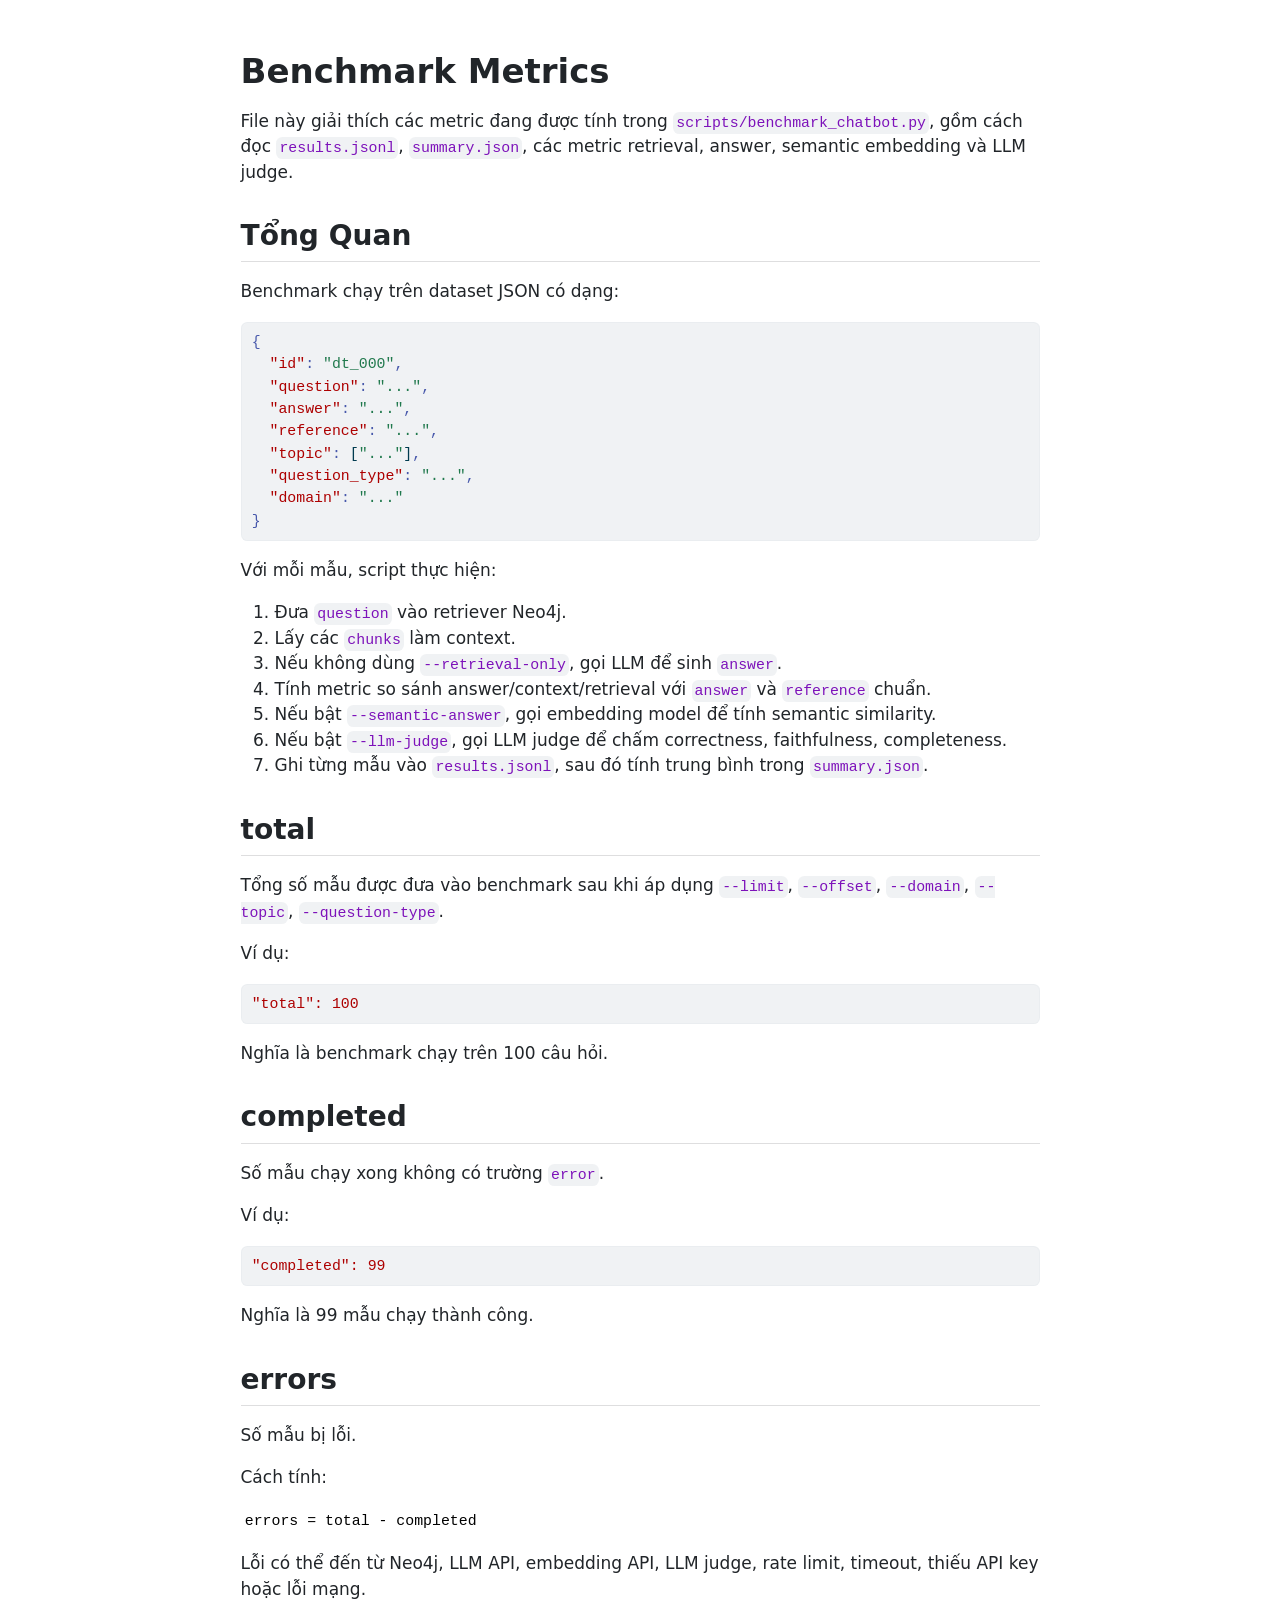
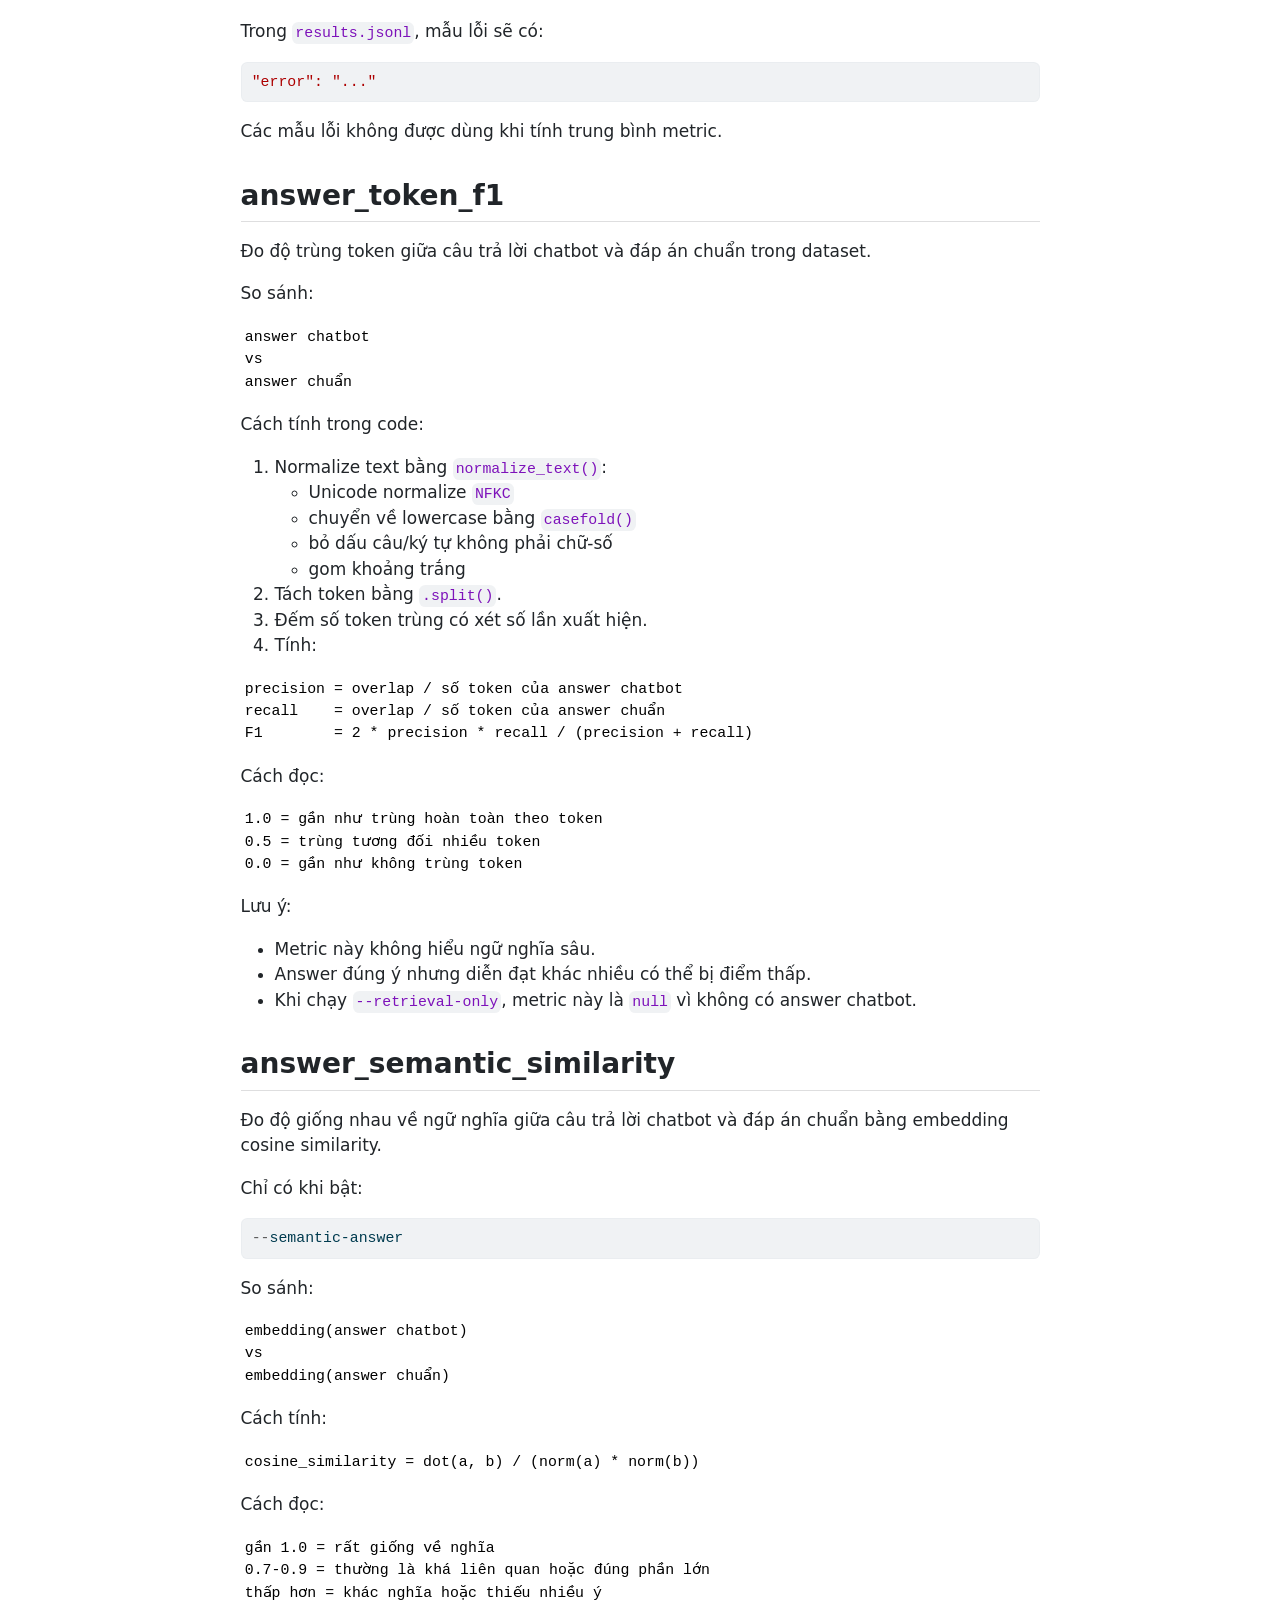
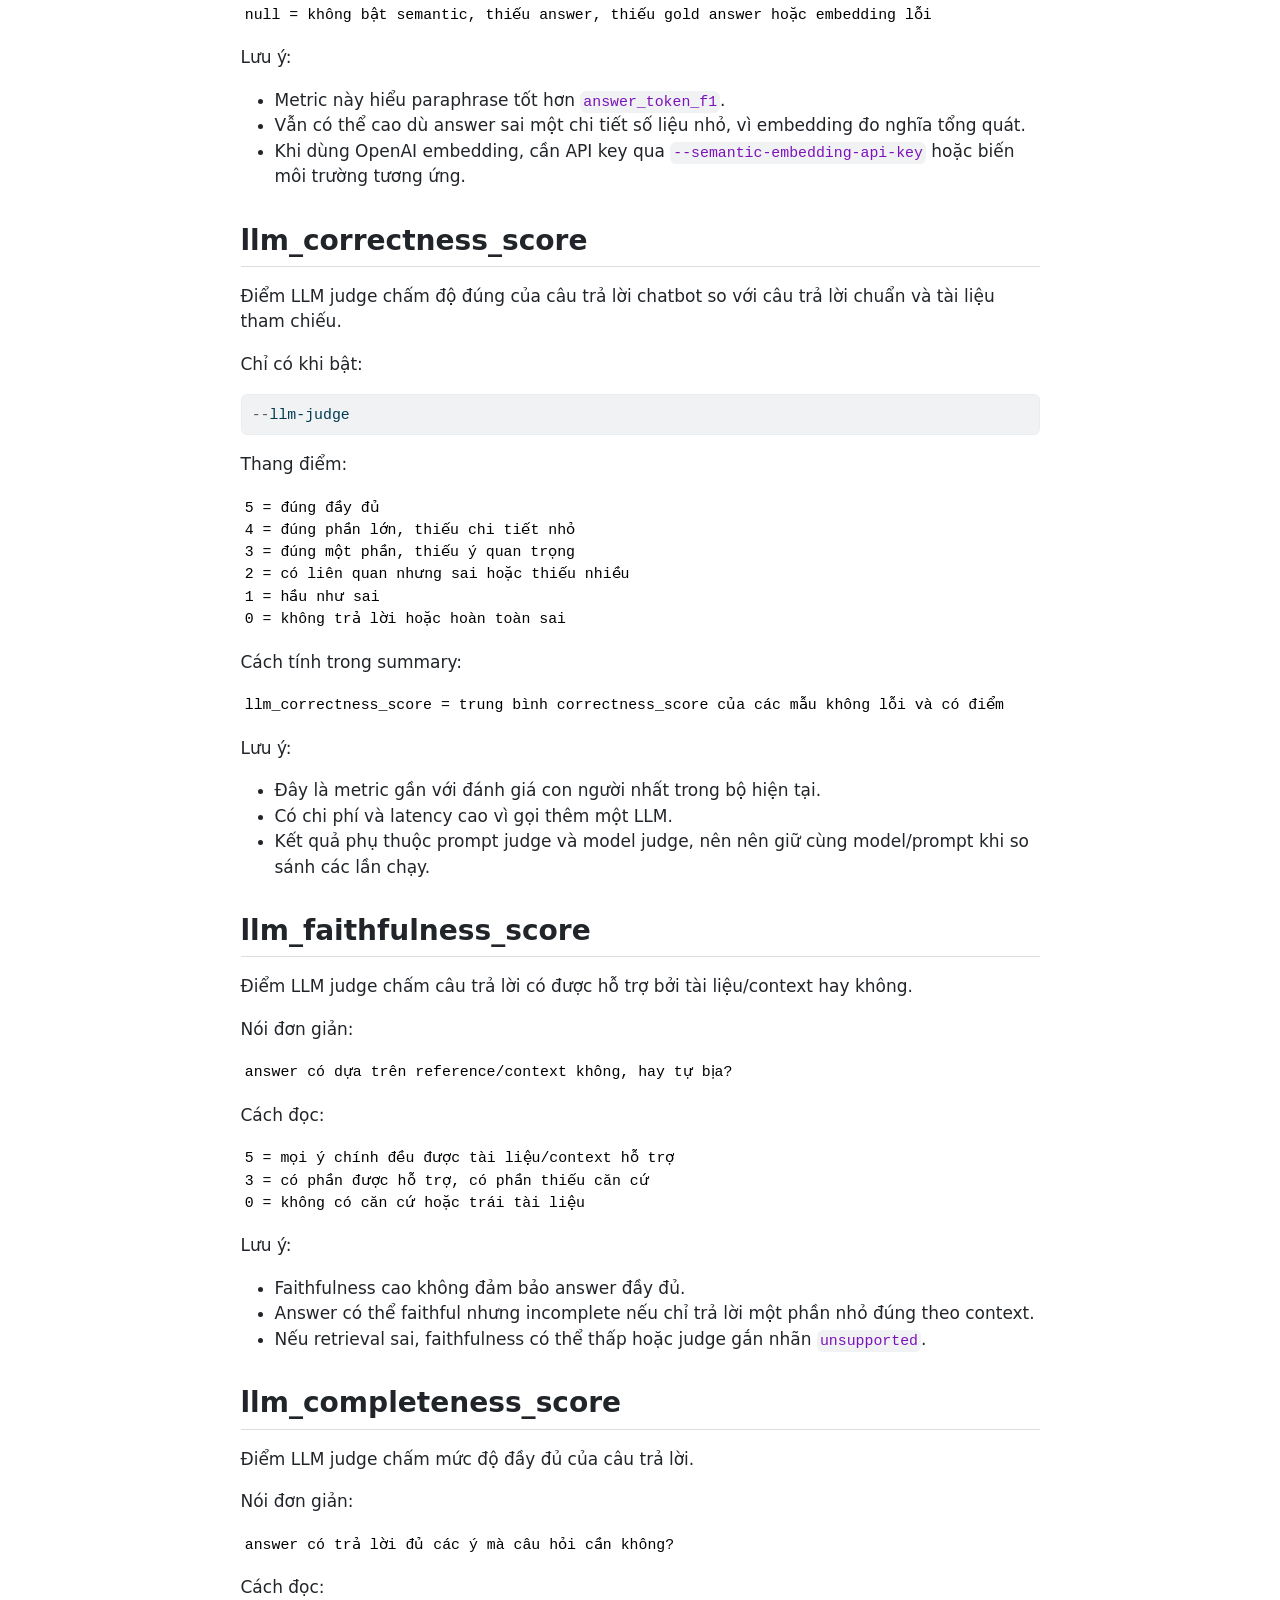
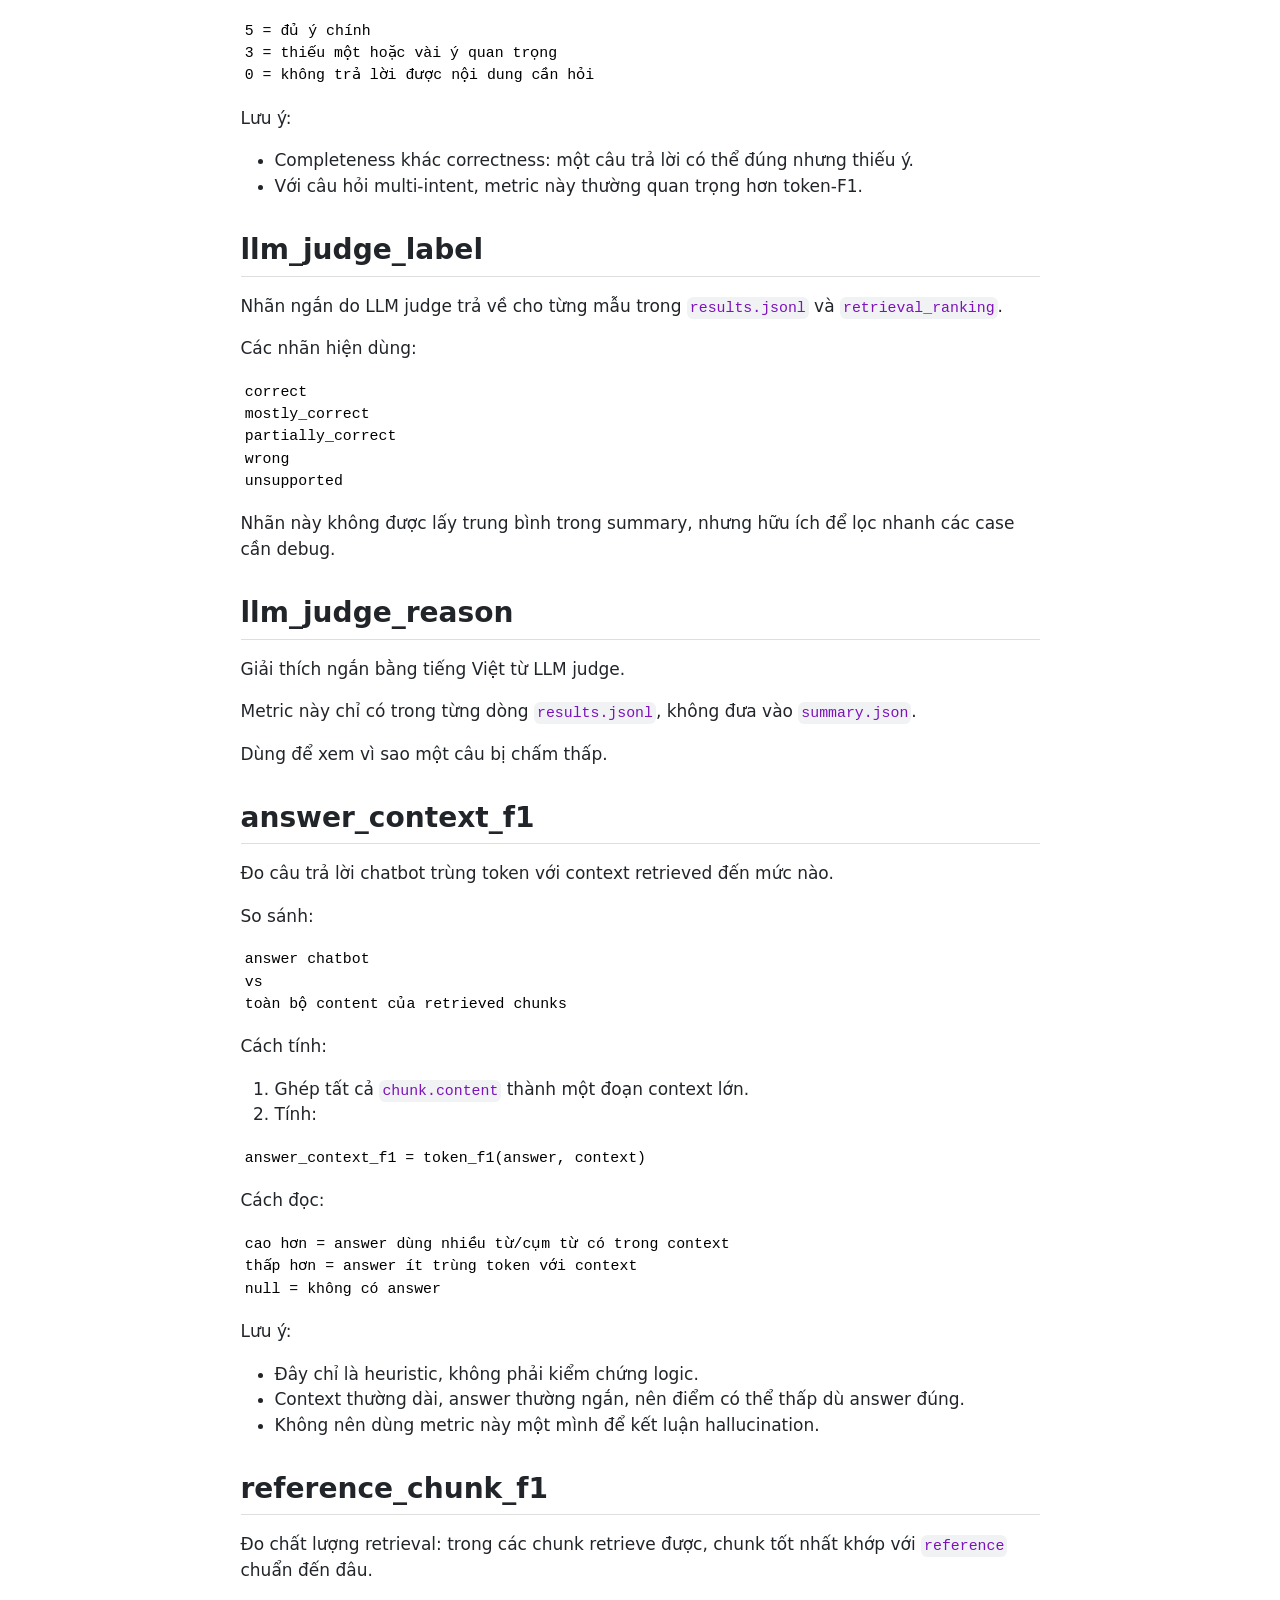
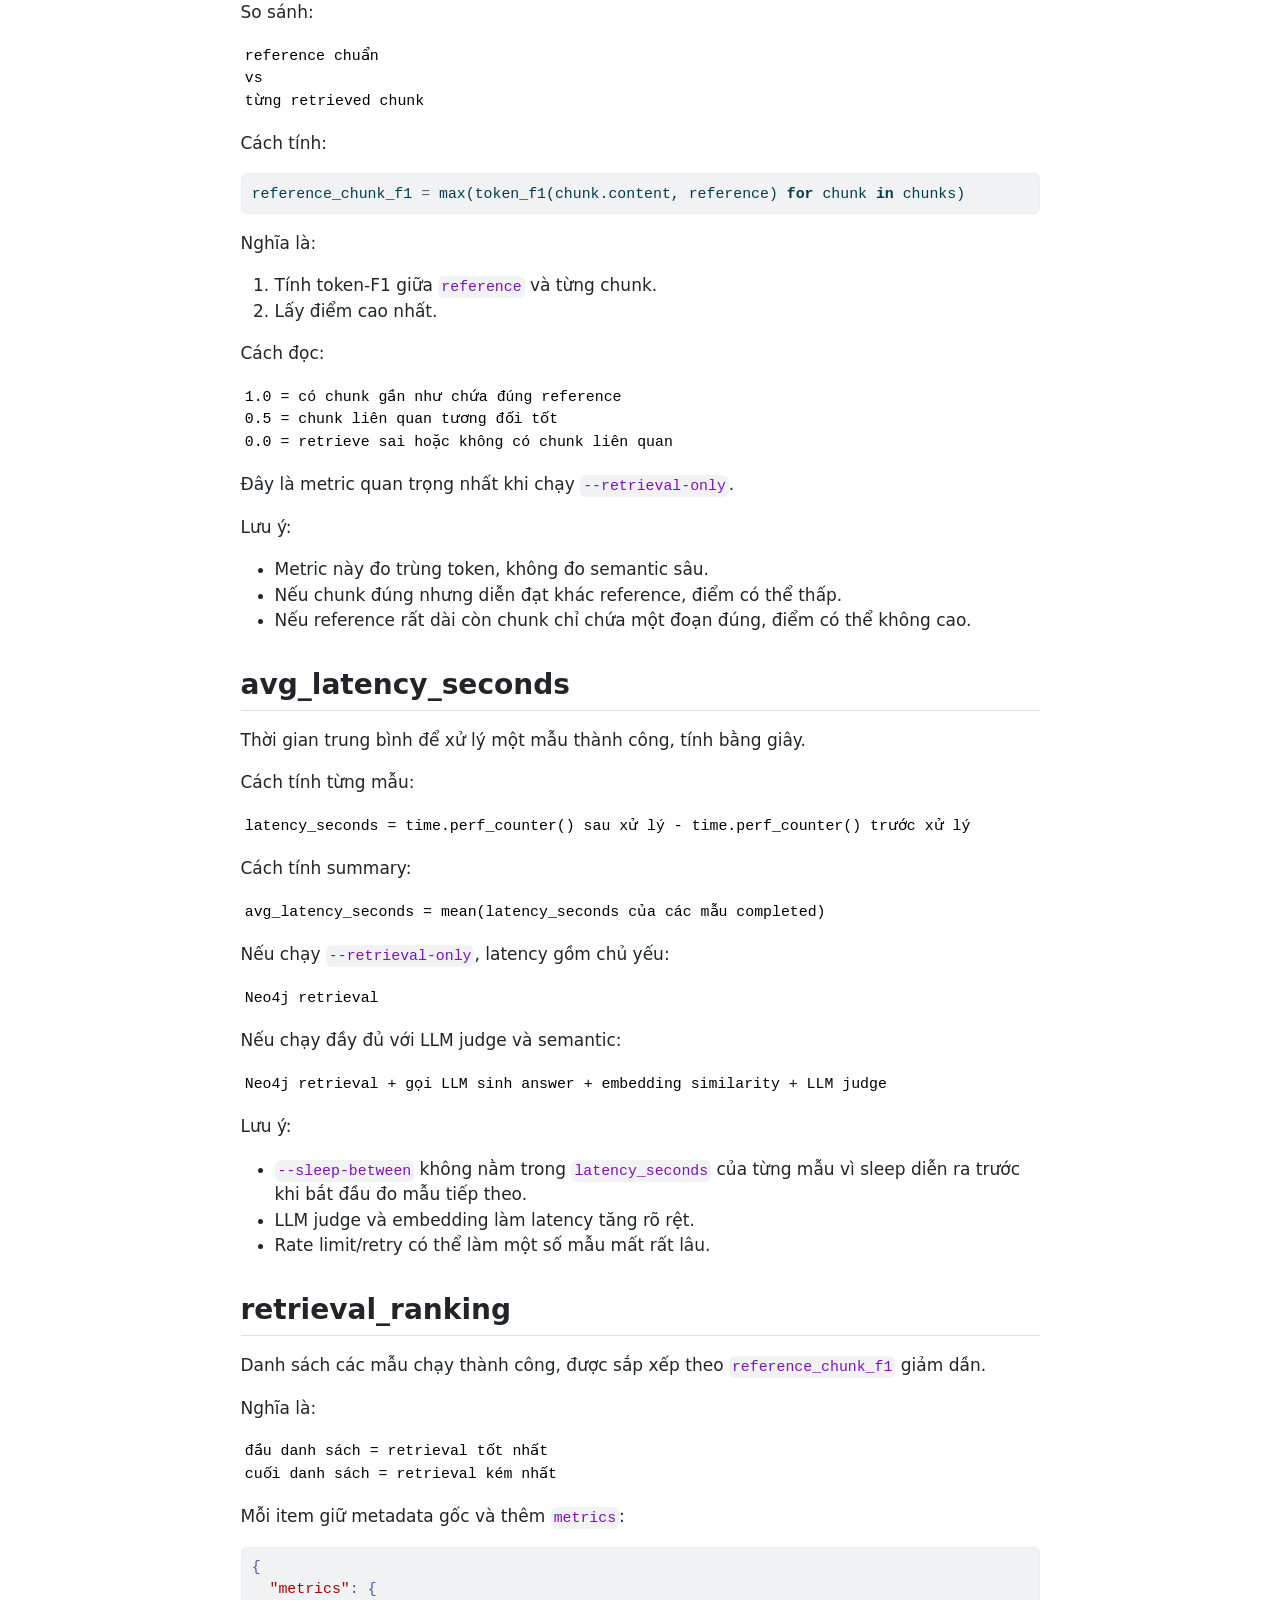
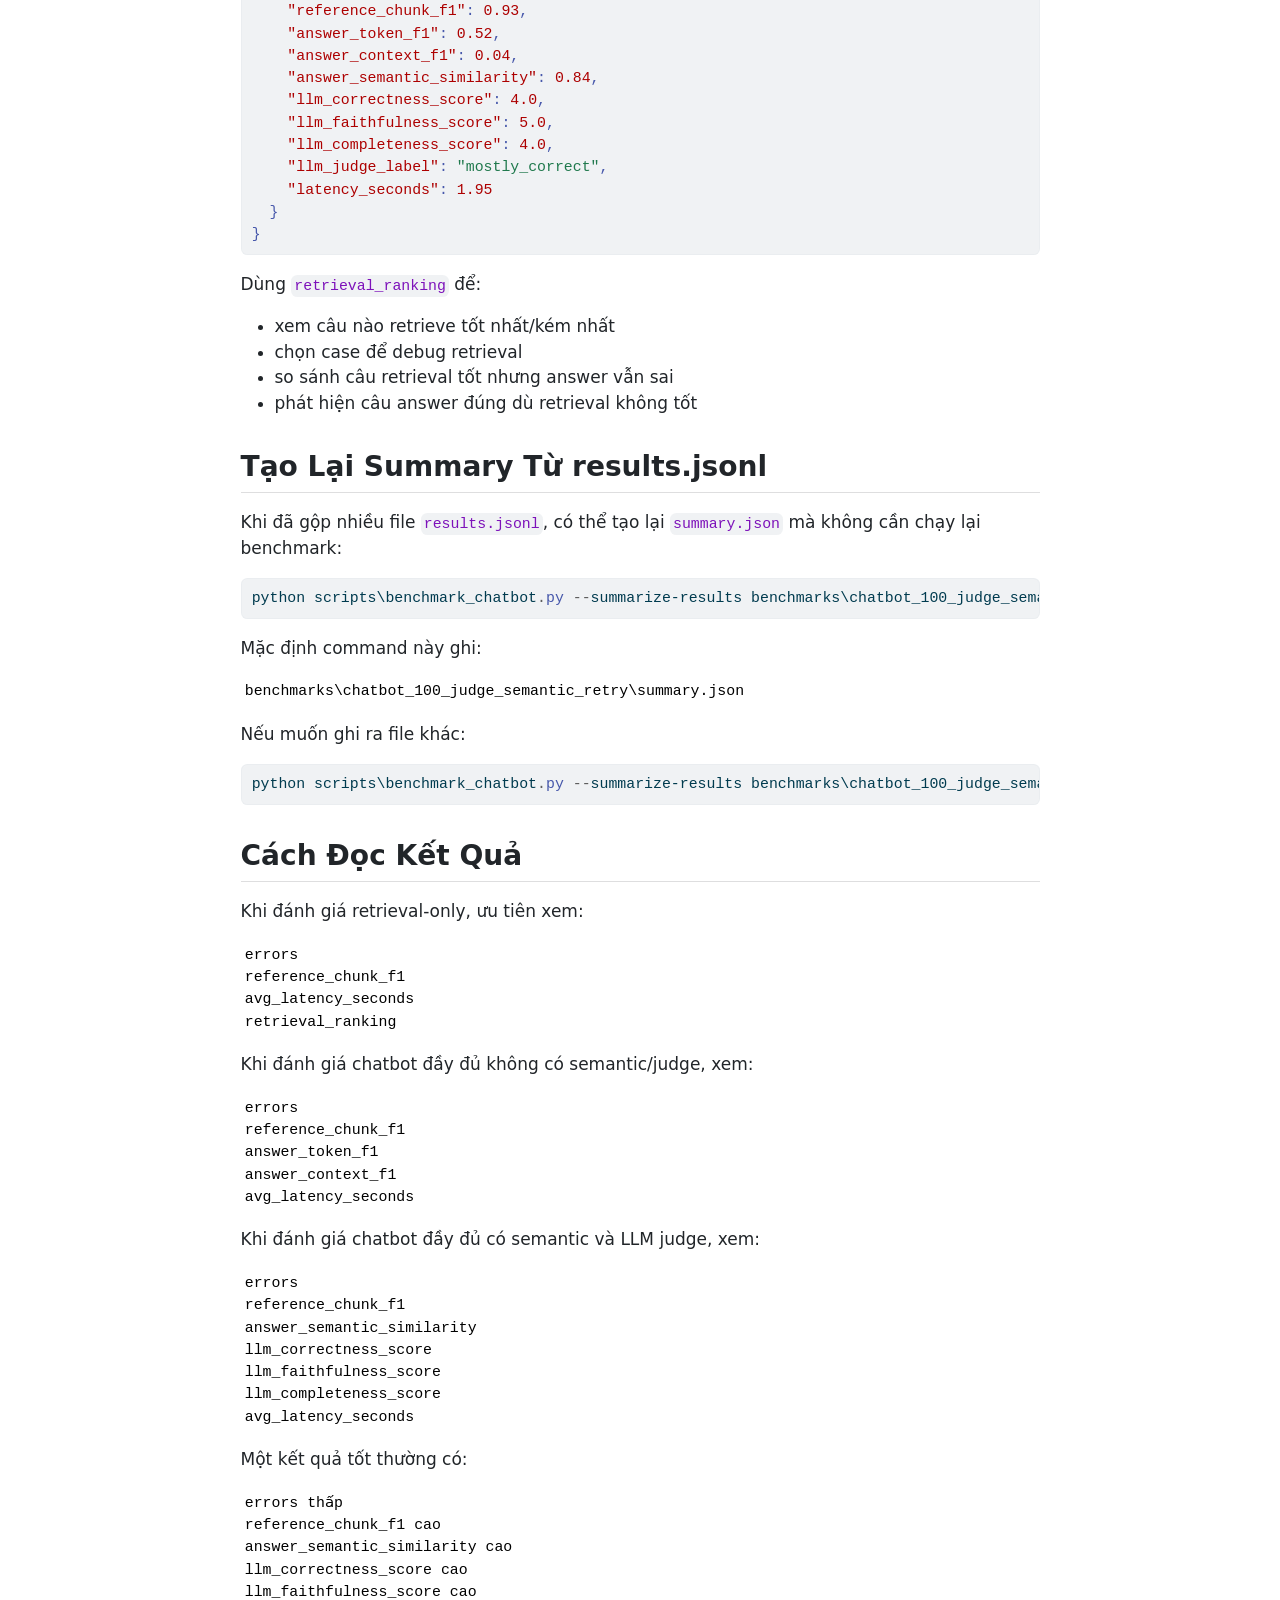
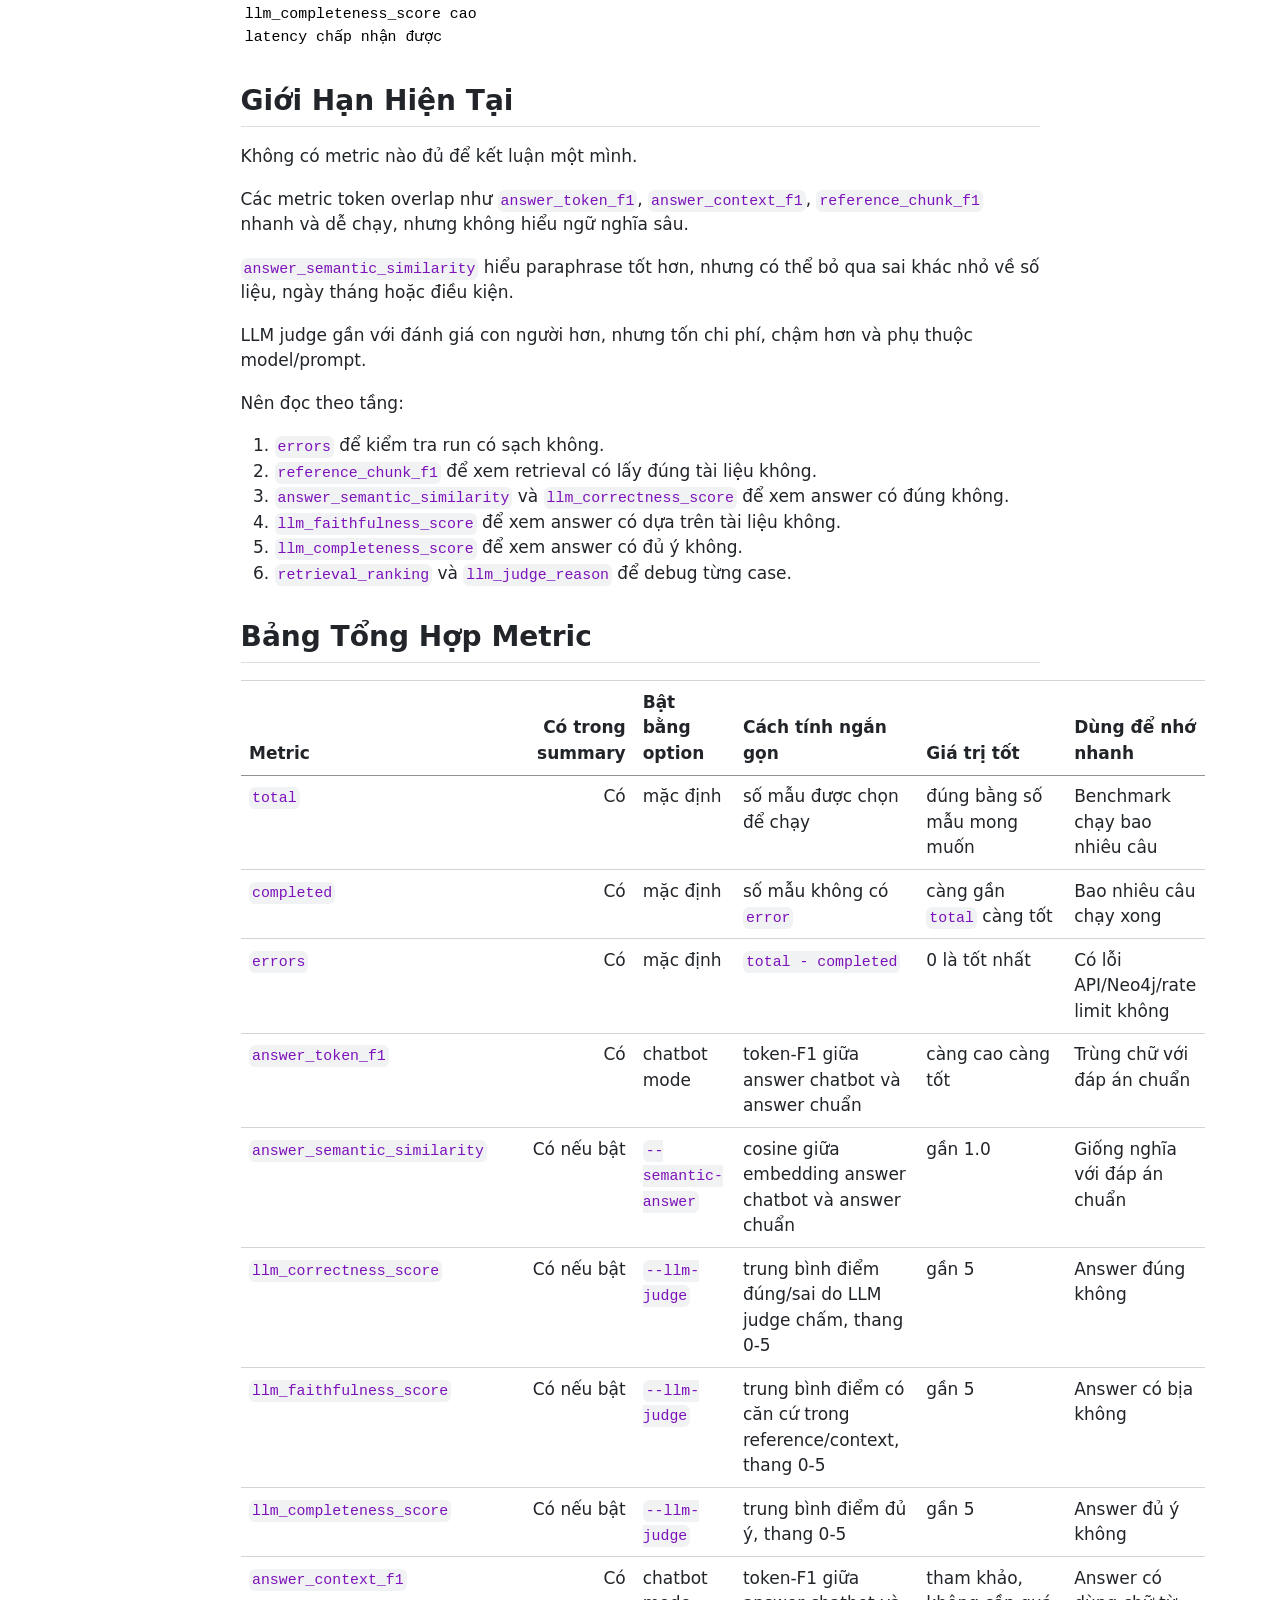
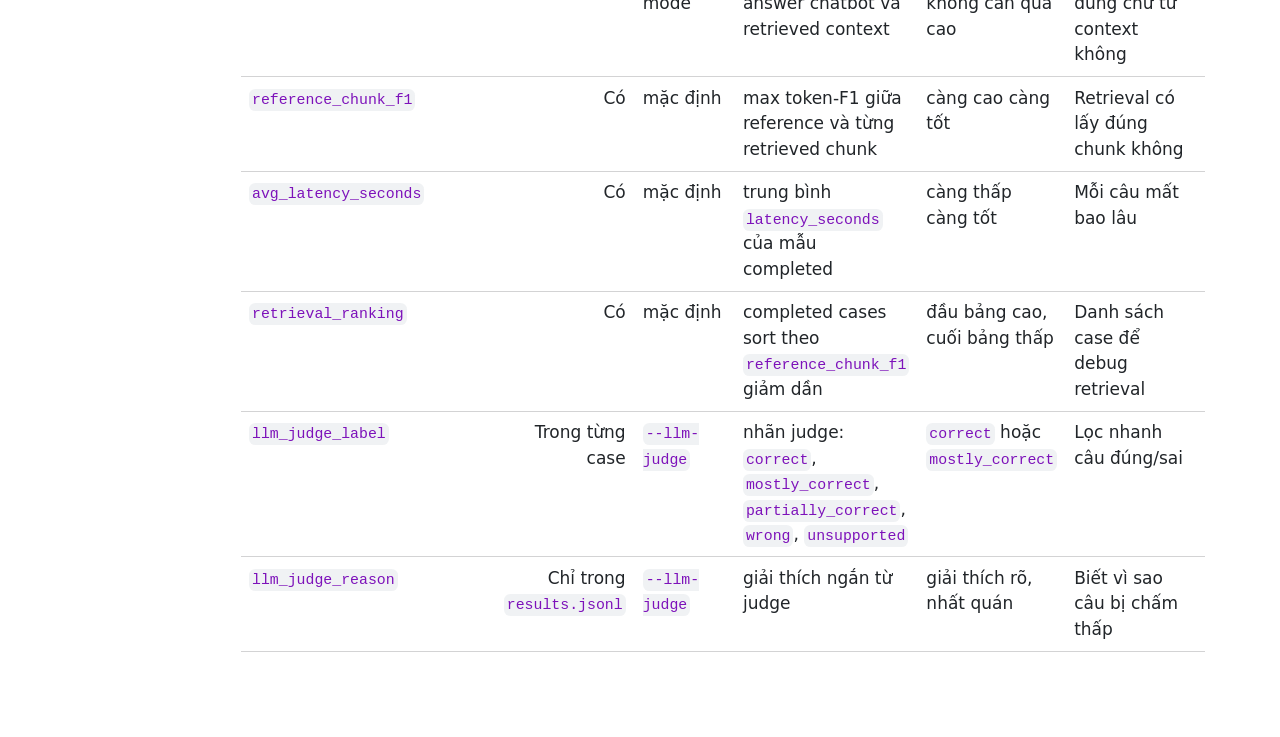
<file: benchmarks/explain.html>
<!DOCTYPE html>
<html xmlns="http://www.w3.org/1999/xhtml" lang="en" xml:lang="en"><head>

<meta charset="utf-8">
<meta name="generator" content="quarto-1.8.27">

<meta name="viewport" content="width=device-width, initial-scale=1.0, user-scalable=yes">


<title>explain</title>
<style>
code{white-space: pre-wrap;}
span.smallcaps{font-variant: small-caps;}
div.columns{display: flex; gap: min(4vw, 1.5em);}
div.column{flex: auto; overflow-x: auto;}
div.hanging-indent{margin-left: 1.5em; text-indent: -1.5em;}
ul.task-list{list-style: none;}
ul.task-list li input[type="checkbox"] {
  width: 0.8em;
  margin: 0 0.8em 0.2em -1em; /* quarto-specific, see https://github.com/quarto-dev/quarto-cli/issues/4556 */ 
  vertical-align: middle;
}
/* CSS for syntax highlighting */
html { -webkit-text-size-adjust: 100%; }
pre > code.sourceCode { white-space: pre; position: relative; }
pre > code.sourceCode > span { display: inline-block; line-height: 1.25; }
pre > code.sourceCode > span:empty { height: 1.2em; }
.sourceCode { overflow: visible; }
code.sourceCode > span { color: inherit; text-decoration: inherit; }
div.sourceCode { margin: 1em 0; }
pre.sourceCode { margin: 0; }
@media screen {
div.sourceCode { overflow: auto; }
}
@media print {
pre > code.sourceCode { white-space: pre-wrap; }
pre > code.sourceCode > span { text-indent: -5em; padding-left: 5em; }
}
pre.numberSource code
  { counter-reset: source-line 0; }
pre.numberSource code > span
  { position: relative; left: -4em; counter-increment: source-line; }
pre.numberSource code > span > a:first-child::before
  { content: counter(source-line);
    position: relative; left: -1em; text-align: right; vertical-align: baseline;
    border: none; display: inline-block;
    -webkit-touch-callout: none; -webkit-user-select: none;
    -khtml-user-select: none; -moz-user-select: none;
    -ms-user-select: none; user-select: none;
    padding: 0 4px; width: 4em;
  }
pre.numberSource { margin-left: 3em;  padding-left: 4px; }
div.sourceCode
  {   }
@media screen {
pre > code.sourceCode > span > a:first-child::before { text-decoration: underline; }
}
</style>


<script src="explain_files/libs/clipboard/clipboard.min.js"></script>
<script src="explain_files/libs/quarto-html/quarto.js" type="module"></script>
<script src="explain_files/libs/quarto-html/tabsets/tabsets.js" type="module"></script>
<script src="explain_files/libs/quarto-html/axe/axe-check.js" type="module"></script>
<script src="explain_files/libs/quarto-html/popper.min.js"></script>
<script src="explain_files/libs/quarto-html/tippy.umd.min.js"></script>
<script src="explain_files/libs/quarto-html/anchor.min.js"></script>
<link href="explain_files/libs/quarto-html/tippy.css" rel="stylesheet">
<link href="explain_files/libs/quarto-html/quarto-syntax-highlighting-ed96de9b727972fe78a7b5d16c58bf87.css" rel="stylesheet" id="quarto-text-highlighting-styles">
<script src="explain_files/libs/bootstrap/bootstrap.min.js"></script>
<link href="explain_files/libs/bootstrap/bootstrap-icons.css" rel="stylesheet">
<link href="explain_files/libs/bootstrap/bootstrap-9e3ffae467580fdb927a41352e75a2e0.min.css" rel="stylesheet" append-hash="true" id="quarto-bootstrap" data-mode="light">


</head>

<body class="fullcontent quarto-light">

<div id="quarto-content" class="page-columns page-rows-contents page-layout-article">

<main class="content" id="quarto-document-content">




<section id="benchmark-metrics" class="level1">
<h1>Benchmark Metrics</h1>
<p>File này giải thích các metric đang được tính trong <code>scripts/benchmark_chatbot.py</code>, gồm cách đọc <code>results.jsonl</code>, <code>summary.json</code>, các metric retrieval, answer, semantic embedding và LLM judge.</p>
<section id="tổng-quan" class="level2">
<h2 class="anchored" data-anchor-id="tổng-quan">Tổng Quan</h2>
<p>Benchmark chạy trên dataset JSON có dạng:</p>
<div class="code-copy-outer-scaffold"><div class="sourceCode" id="cb1"><pre class="sourceCode json code-with-copy"><code class="sourceCode json"><span id="cb1-1"><a href="#cb1-1" aria-hidden="true" tabindex="-1"></a><span class="fu">{</span></span>
<span id="cb1-2"><a href="#cb1-2" aria-hidden="true" tabindex="-1"></a>  <span class="dt">"id"</span><span class="fu">:</span> <span class="st">"dt_000"</span><span class="fu">,</span></span>
<span id="cb1-3"><a href="#cb1-3" aria-hidden="true" tabindex="-1"></a>  <span class="dt">"question"</span><span class="fu">:</span> <span class="st">"..."</span><span class="fu">,</span></span>
<span id="cb1-4"><a href="#cb1-4" aria-hidden="true" tabindex="-1"></a>  <span class="dt">"answer"</span><span class="fu">:</span> <span class="st">"..."</span><span class="fu">,</span></span>
<span id="cb1-5"><a href="#cb1-5" aria-hidden="true" tabindex="-1"></a>  <span class="dt">"reference"</span><span class="fu">:</span> <span class="st">"..."</span><span class="fu">,</span></span>
<span id="cb1-6"><a href="#cb1-6" aria-hidden="true" tabindex="-1"></a>  <span class="dt">"topic"</span><span class="fu">:</span> <span class="ot">[</span><span class="st">"..."</span><span class="ot">]</span><span class="fu">,</span></span>
<span id="cb1-7"><a href="#cb1-7" aria-hidden="true" tabindex="-1"></a>  <span class="dt">"question_type"</span><span class="fu">:</span> <span class="st">"..."</span><span class="fu">,</span></span>
<span id="cb1-8"><a href="#cb1-8" aria-hidden="true" tabindex="-1"></a>  <span class="dt">"domain"</span><span class="fu">:</span> <span class="st">"..."</span></span>
<span id="cb1-9"><a href="#cb1-9" aria-hidden="true" tabindex="-1"></a><span class="fu">}</span></span></code></pre></div><button title="Copy to Clipboard" class="code-copy-button"><i class="bi"></i></button></div>
<p>Với mỗi mẫu, script thực hiện:</p>
<ol type="1">
<li>Đưa <code>question</code> vào retriever Neo4j.</li>
<li>Lấy các <code>chunks</code> làm context.</li>
<li>Nếu không dùng <code>--retrieval-only</code>, gọi LLM để sinh <code>answer</code>.</li>
<li>Tính metric so sánh answer/context/retrieval với <code>answer</code> và <code>reference</code> chuẩn.</li>
<li>Nếu bật <code>--semantic-answer</code>, gọi embedding model để tính semantic similarity.</li>
<li>Nếu bật <code>--llm-judge</code>, gọi LLM judge để chấm correctness, faithfulness, completeness.</li>
<li>Ghi từng mẫu vào <code>results.jsonl</code>, sau đó tính trung bình trong <code>summary.json</code>.</li>
</ol>
</section>
<section id="total" class="level2">
<h2 class="anchored" data-anchor-id="total">total</h2>
<p>Tổng số mẫu được đưa vào benchmark sau khi áp dụng <code>--limit</code>, <code>--offset</code>, <code>--domain</code>, <code>--topic</code>, <code>--question-type</code>.</p>
<p>Ví dụ:</p>
<div class="code-copy-outer-scaffold"><div class="sourceCode" id="cb2"><pre class="sourceCode json code-with-copy"><code class="sourceCode json"><span id="cb2-1"><a href="#cb2-1" aria-hidden="true" tabindex="-1"></a><span class="er">"total":</span> <span class="er">100</span></span></code></pre></div><button title="Copy to Clipboard" class="code-copy-button"><i class="bi"></i></button></div>
<p>Nghĩa là benchmark chạy trên 100 câu hỏi.</p>
</section>
<section id="completed" class="level2">
<h2 class="anchored" data-anchor-id="completed">completed</h2>
<p>Số mẫu chạy xong không có trường <code>error</code>.</p>
<p>Ví dụ:</p>
<div class="code-copy-outer-scaffold"><div class="sourceCode" id="cb3"><pre class="sourceCode json code-with-copy"><code class="sourceCode json"><span id="cb3-1"><a href="#cb3-1" aria-hidden="true" tabindex="-1"></a><span class="er">"completed":</span> <span class="er">99</span></span></code></pre></div><button title="Copy to Clipboard" class="code-copy-button"><i class="bi"></i></button></div>
<p>Nghĩa là 99 mẫu chạy thành công.</p>
</section>
<section id="errors" class="level2">
<h2 class="anchored" data-anchor-id="errors">errors</h2>
<p>Số mẫu bị lỗi.</p>
<p>Cách tính:</p>
<pre class="text"><code>errors = total - completed</code></pre>
<p>Lỗi có thể đến từ Neo4j, LLM API, embedding API, LLM judge, rate limit, timeout, thiếu API key hoặc lỗi mạng.</p>
<p>Trong <code>results.jsonl</code>, mẫu lỗi sẽ có:</p>
<div class="code-copy-outer-scaffold"><div class="sourceCode" id="cb5"><pre class="sourceCode json code-with-copy"><code class="sourceCode json"><span id="cb5-1"><a href="#cb5-1" aria-hidden="true" tabindex="-1"></a><span class="er">"error":</span> <span class="er">"..."</span></span></code></pre></div><button title="Copy to Clipboard" class="code-copy-button"><i class="bi"></i></button></div>
<p>Các mẫu lỗi không được dùng khi tính trung bình metric.</p>
</section>
<section id="answer_token_f1" class="level2">
<h2 class="anchored" data-anchor-id="answer_token_f1">answer_token_f1</h2>
<p>Đo độ trùng token giữa câu trả lời chatbot và đáp án chuẩn trong dataset.</p>
<p>So sánh:</p>
<pre class="text"><code>answer chatbot
vs
answer chuẩn</code></pre>
<p>Cách tính trong code:</p>
<ol type="1">
<li>Normalize text bằng <code>normalize_text()</code>:
<ul>
<li>Unicode normalize <code>NFKC</code></li>
<li>chuyển về lowercase bằng <code>casefold()</code></li>
<li>bỏ dấu câu/ký tự không phải chữ-số</li>
<li>gom khoảng trắng</li>
</ul></li>
<li>Tách token bằng <code>.split()</code>.</li>
<li>Đếm số token trùng có xét số lần xuất hiện.</li>
<li>Tính:</li>
</ol>
<pre class="text"><code>precision = overlap / số token của answer chatbot
recall    = overlap / số token của answer chuẩn
F1        = 2 * precision * recall / (precision + recall)</code></pre>
<p>Cách đọc:</p>
<pre class="text"><code>1.0 = gần như trùng hoàn toàn theo token
0.5 = trùng tương đối nhiều token
0.0 = gần như không trùng token</code></pre>
<p>Lưu ý:</p>
<ul>
<li>Metric này không hiểu ngữ nghĩa sâu.</li>
<li>Answer đúng ý nhưng diễn đạt khác nhiều có thể bị điểm thấp.</li>
<li>Khi chạy <code>--retrieval-only</code>, metric này là <code>null</code> vì không có answer chatbot.</li>
</ul>
</section>
<section id="answer_semantic_similarity" class="level2">
<h2 class="anchored" data-anchor-id="answer_semantic_similarity">answer_semantic_similarity</h2>
<p>Đo độ giống nhau về ngữ nghĩa giữa câu trả lời chatbot và đáp án chuẩn bằng embedding cosine similarity.</p>
<p>Chỉ có khi bật:</p>
<div class="code-copy-outer-scaffold"><div class="sourceCode" id="cb9"><pre class="sourceCode powershell code-with-copy"><code class="sourceCode powershell"><span id="cb9-1"><a href="#cb9-1" aria-hidden="true" tabindex="-1"></a><span class="op">--</span>semantic-answer</span></code></pre></div><button title="Copy to Clipboard" class="code-copy-button"><i class="bi"></i></button></div>
<p>So sánh:</p>
<pre class="text"><code>embedding(answer chatbot)
vs
embedding(answer chuẩn)</code></pre>
<p>Cách tính:</p>
<pre class="text"><code>cosine_similarity = dot(a, b) / (norm(a) * norm(b))</code></pre>
<p>Cách đọc:</p>
<pre class="text"><code>gần 1.0 = rất giống về nghĩa
0.7-0.9 = thường là khá liên quan hoặc đúng phần lớn
thấp hơn = khác nghĩa hoặc thiếu nhiều ý
null = không bật semantic, thiếu answer, thiếu gold answer hoặc embedding lỗi</code></pre>
<p>Lưu ý:</p>
<ul>
<li>Metric này hiểu paraphrase tốt hơn <code>answer_token_f1</code>.</li>
<li>Vẫn có thể cao dù answer sai một chi tiết số liệu nhỏ, vì embedding đo nghĩa tổng quát.</li>
<li>Khi dùng OpenAI embedding, cần API key qua <code>--semantic-embedding-api-key</code> hoặc biến môi trường tương ứng.</li>
</ul>
</section>
<section id="llm_correctness_score" class="level2">
<h2 class="anchored" data-anchor-id="llm_correctness_score">llm_correctness_score</h2>
<p>Điểm LLM judge chấm độ đúng của câu trả lời chatbot so với câu trả lời chuẩn và tài liệu tham chiếu.</p>
<p>Chỉ có khi bật:</p>
<div class="code-copy-outer-scaffold"><div class="sourceCode" id="cb13"><pre class="sourceCode powershell code-with-copy"><code class="sourceCode powershell"><span id="cb13-1"><a href="#cb13-1" aria-hidden="true" tabindex="-1"></a><span class="op">--</span>llm-judge</span></code></pre></div><button title="Copy to Clipboard" class="code-copy-button"><i class="bi"></i></button></div>
<p>Thang điểm:</p>
<pre class="text"><code>5 = đúng đầy đủ
4 = đúng phần lớn, thiếu chi tiết nhỏ
3 = đúng một phần, thiếu ý quan trọng
2 = có liên quan nhưng sai hoặc thiếu nhiều
1 = hầu như sai
0 = không trả lời hoặc hoàn toàn sai</code></pre>
<p>Cách tính trong summary:</p>
<pre class="text"><code>llm_correctness_score = trung bình correctness_score của các mẫu không lỗi và có điểm</code></pre>
<p>Lưu ý:</p>
<ul>
<li>Đây là metric gần với đánh giá con người nhất trong bộ hiện tại.</li>
<li>Có chi phí và latency cao vì gọi thêm một LLM.</li>
<li>Kết quả phụ thuộc prompt judge và model judge, nên nên giữ cùng model/prompt khi so sánh các lần chạy.</li>
</ul>
</section>
<section id="llm_faithfulness_score" class="level2">
<h2 class="anchored" data-anchor-id="llm_faithfulness_score">llm_faithfulness_score</h2>
<p>Điểm LLM judge chấm câu trả lời có được hỗ trợ bởi tài liệu/context hay không.</p>
<p>Nói đơn giản:</p>
<pre class="text"><code>answer có dựa trên reference/context không, hay tự bịa?</code></pre>
<p>Cách đọc:</p>
<pre class="text"><code>5 = mọi ý chính đều được tài liệu/context hỗ trợ
3 = có phần được hỗ trợ, có phần thiếu căn cứ
0 = không có căn cứ hoặc trái tài liệu</code></pre>
<p>Lưu ý:</p>
<ul>
<li>Faithfulness cao không đảm bảo answer đầy đủ.</li>
<li>Answer có thể faithful nhưng incomplete nếu chỉ trả lời một phần nhỏ đúng theo context.</li>
<li>Nếu retrieval sai, faithfulness có thể thấp hoặc judge gắn nhãn <code>unsupported</code>.</li>
</ul>
</section>
<section id="llm_completeness_score" class="level2">
<h2 class="anchored" data-anchor-id="llm_completeness_score">llm_completeness_score</h2>
<p>Điểm LLM judge chấm mức độ đầy đủ của câu trả lời.</p>
<p>Nói đơn giản:</p>
<pre class="text"><code>answer có trả lời đủ các ý mà câu hỏi cần không?</code></pre>
<p>Cách đọc:</p>
<pre class="text"><code>5 = đủ ý chính
3 = thiếu một hoặc vài ý quan trọng
0 = không trả lời được nội dung cần hỏi</code></pre>
<p>Lưu ý:</p>
<ul>
<li>Completeness khác correctness: một câu trả lời có thể đúng nhưng thiếu ý.</li>
<li>Với câu hỏi multi-intent, metric này thường quan trọng hơn token-F1.</li>
</ul>
</section>
<section id="llm_judge_label" class="level2">
<h2 class="anchored" data-anchor-id="llm_judge_label">llm_judge_label</h2>
<p>Nhãn ngắn do LLM judge trả về cho từng mẫu trong <code>results.jsonl</code> và <code>retrieval_ranking</code>.</p>
<p>Các nhãn hiện dùng:</p>
<pre class="text"><code>correct
mostly_correct
partially_correct
wrong
unsupported</code></pre>
<p>Nhãn này không được lấy trung bình trong summary, nhưng hữu ích để lọc nhanh các case cần debug.</p>
</section>
<section id="llm_judge_reason" class="level2">
<h2 class="anchored" data-anchor-id="llm_judge_reason">llm_judge_reason</h2>
<p>Giải thích ngắn bằng tiếng Việt từ LLM judge.</p>
<p>Metric này chỉ có trong từng dòng <code>results.jsonl</code>, không đưa vào <code>summary.json</code>.</p>
<p>Dùng để xem vì sao một câu bị chấm thấp.</p>
</section>
<section id="answer_context_f1" class="level2">
<h2 class="anchored" data-anchor-id="answer_context_f1">answer_context_f1</h2>
<p>Đo câu trả lời chatbot trùng token với context retrieved đến mức nào.</p>
<p>So sánh:</p>
<pre class="text"><code>answer chatbot
vs
toàn bộ content của retrieved chunks</code></pre>
<p>Cách tính:</p>
<ol type="1">
<li>Ghép tất cả <code>chunk.content</code> thành một đoạn context lớn.</li>
<li>Tính:</li>
</ol>
<pre class="text"><code>answer_context_f1 = token_f1(answer, context)</code></pre>
<p>Cách đọc:</p>
<pre class="text"><code>cao hơn = answer dùng nhiều từ/cụm từ có trong context
thấp hơn = answer ít trùng token với context
null = không có answer</code></pre>
<p>Lưu ý:</p>
<ul>
<li>Đây chỉ là heuristic, không phải kiểm chứng logic.</li>
<li>Context thường dài, answer thường ngắn, nên điểm có thể thấp dù answer đúng.</li>
<li>Không nên dùng metric này một mình để kết luận hallucination.</li>
</ul>
</section>
<section id="reference_chunk_f1" class="level2">
<h2 class="anchored" data-anchor-id="reference_chunk_f1">reference_chunk_f1</h2>
<p>Đo chất lượng retrieval: trong các chunk retrieve được, chunk tốt nhất khớp với <code>reference</code> chuẩn đến đâu.</p>
<p>So sánh:</p>
<pre class="text"><code>reference chuẩn
vs
từng retrieved chunk</code></pre>
<p>Cách tính:</p>
<div class="code-copy-outer-scaffold"><div class="sourceCode" id="cb25"><pre class="sourceCode python code-with-copy"><code class="sourceCode python"><span id="cb25-1"><a href="#cb25-1" aria-hidden="true" tabindex="-1"></a>reference_chunk_f1 <span class="op">=</span> <span class="bu">max</span>(token_f1(chunk.content, reference) <span class="cf">for</span> chunk <span class="kw">in</span> chunks)</span></code></pre></div><button title="Copy to Clipboard" class="code-copy-button"><i class="bi"></i></button></div>
<p>Nghĩa là:</p>
<ol type="1">
<li>Tính token-F1 giữa <code>reference</code> và từng chunk.</li>
<li>Lấy điểm cao nhất.</li>
</ol>
<p>Cách đọc:</p>
<pre class="text"><code>1.0 = có chunk gần như chứa đúng reference
0.5 = chunk liên quan tương đối tốt
0.0 = retrieve sai hoặc không có chunk liên quan</code></pre>
<p>Đây là metric quan trọng nhất khi chạy <code>--retrieval-only</code>.</p>
<p>Lưu ý:</p>
<ul>
<li>Metric này đo trùng token, không đo semantic sâu.</li>
<li>Nếu chunk đúng nhưng diễn đạt khác reference, điểm có thể thấp.</li>
<li>Nếu reference rất dài còn chunk chỉ chứa một đoạn đúng, điểm có thể không cao.</li>
</ul>
</section>
<section id="avg_latency_seconds" class="level2">
<h2 class="anchored" data-anchor-id="avg_latency_seconds">avg_latency_seconds</h2>
<p>Thời gian trung bình để xử lý một mẫu thành công, tính bằng giây.</p>
<p>Cách tính từng mẫu:</p>
<pre class="text"><code>latency_seconds = time.perf_counter() sau xử lý - time.perf_counter() trước xử lý</code></pre>
<p>Cách tính summary:</p>
<pre class="text"><code>avg_latency_seconds = mean(latency_seconds của các mẫu completed)</code></pre>
<p>Nếu chạy <code>--retrieval-only</code>, latency gồm chủ yếu:</p>
<pre class="text"><code>Neo4j retrieval</code></pre>
<p>Nếu chạy đầy đủ với LLM judge và semantic:</p>
<pre class="text"><code>Neo4j retrieval + gọi LLM sinh answer + embedding similarity + LLM judge</code></pre>
<p>Lưu ý:</p>
<ul>
<li><code>--sleep-between</code> không nằm trong <code>latency_seconds</code> của từng mẫu vì sleep diễn ra trước khi bắt đầu đo mẫu tiếp theo.</li>
<li>LLM judge và embedding làm latency tăng rõ rệt.</li>
<li>Rate limit/retry có thể làm một số mẫu mất rất lâu.</li>
</ul>
</section>
<section id="retrieval_ranking" class="level2">
<h2 class="anchored" data-anchor-id="retrieval_ranking">retrieval_ranking</h2>
<p>Danh sách các mẫu chạy thành công, được sắp xếp theo <code>reference_chunk_f1</code> giảm dần.</p>
<p>Nghĩa là:</p>
<pre class="text"><code>đầu danh sách = retrieval tốt nhất
cuối danh sách = retrieval kém nhất</code></pre>
<p>Mỗi item giữ metadata gốc và thêm <code>metrics</code>:</p>
<div class="code-copy-outer-scaffold"><div class="sourceCode" id="cb32"><pre class="sourceCode json code-with-copy"><code class="sourceCode json"><span id="cb32-1"><a href="#cb32-1" aria-hidden="true" tabindex="-1"></a><span class="fu">{</span></span>
<span id="cb32-2"><a href="#cb32-2" aria-hidden="true" tabindex="-1"></a>  <span class="dt">"metrics"</span><span class="fu">:</span> <span class="fu">{</span></span>
<span id="cb32-3"><a href="#cb32-3" aria-hidden="true" tabindex="-1"></a>    <span class="dt">"reference_chunk_f1"</span><span class="fu">:</span> <span class="fl">0.93</span><span class="fu">,</span></span>
<span id="cb32-4"><a href="#cb32-4" aria-hidden="true" tabindex="-1"></a>    <span class="dt">"answer_token_f1"</span><span class="fu">:</span> <span class="fl">0.52</span><span class="fu">,</span></span>
<span id="cb32-5"><a href="#cb32-5" aria-hidden="true" tabindex="-1"></a>    <span class="dt">"answer_context_f1"</span><span class="fu">:</span> <span class="fl">0.04</span><span class="fu">,</span></span>
<span id="cb32-6"><a href="#cb32-6" aria-hidden="true" tabindex="-1"></a>    <span class="dt">"answer_semantic_similarity"</span><span class="fu">:</span> <span class="fl">0.84</span><span class="fu">,</span></span>
<span id="cb32-7"><a href="#cb32-7" aria-hidden="true" tabindex="-1"></a>    <span class="dt">"llm_correctness_score"</span><span class="fu">:</span> <span class="fl">4.0</span><span class="fu">,</span></span>
<span id="cb32-8"><a href="#cb32-8" aria-hidden="true" tabindex="-1"></a>    <span class="dt">"llm_faithfulness_score"</span><span class="fu">:</span> <span class="fl">5.0</span><span class="fu">,</span></span>
<span id="cb32-9"><a href="#cb32-9" aria-hidden="true" tabindex="-1"></a>    <span class="dt">"llm_completeness_score"</span><span class="fu">:</span> <span class="fl">4.0</span><span class="fu">,</span></span>
<span id="cb32-10"><a href="#cb32-10" aria-hidden="true" tabindex="-1"></a>    <span class="dt">"llm_judge_label"</span><span class="fu">:</span> <span class="st">"mostly_correct"</span><span class="fu">,</span></span>
<span id="cb32-11"><a href="#cb32-11" aria-hidden="true" tabindex="-1"></a>    <span class="dt">"latency_seconds"</span><span class="fu">:</span> <span class="fl">1.95</span></span>
<span id="cb32-12"><a href="#cb32-12" aria-hidden="true" tabindex="-1"></a>  <span class="fu">}</span></span>
<span id="cb32-13"><a href="#cb32-13" aria-hidden="true" tabindex="-1"></a><span class="fu">}</span></span></code></pre></div><button title="Copy to Clipboard" class="code-copy-button"><i class="bi"></i></button></div>
<p>Dùng <code>retrieval_ranking</code> để:</p>
<ul>
<li>xem câu nào retrieve tốt nhất/kém nhất</li>
<li>chọn case để debug retrieval</li>
<li>so sánh câu retrieval tốt nhưng answer vẫn sai</li>
<li>phát hiện câu answer đúng dù retrieval không tốt</li>
</ul>
</section>
<section id="tạo-lại-summary-từ-results.jsonl" class="level2">
<h2 class="anchored" data-anchor-id="tạo-lại-summary-từ-results.jsonl">Tạo Lại Summary Từ results.jsonl</h2>
<p>Khi đã gộp nhiều file <code>results.jsonl</code>, có thể tạo lại <code>summary.json</code> mà không cần chạy lại benchmark:</p>
<div class="code-copy-outer-scaffold"><div class="sourceCode" id="cb33"><pre class="sourceCode powershell code-with-copy"><code class="sourceCode powershell"><span id="cb33-1"><a href="#cb33-1" aria-hidden="true" tabindex="-1"></a>python scripts\benchmark_chatbot<span class="op">.</span><span class="fu">py</span> <span class="op">--</span>summarize-results benchmarks\chatbot_100_judge_semantic_retry\results<span class="op">.</span><span class="fu">jsonl</span></span></code></pre></div><button title="Copy to Clipboard" class="code-copy-button"><i class="bi"></i></button></div>
<p>Mặc định command này ghi:</p>
<pre class="text"><code>benchmarks\chatbot_100_judge_semantic_retry\summary.json</code></pre>
<p>Nếu muốn ghi ra file khác:</p>
<div class="code-copy-outer-scaffold"><div class="sourceCode" id="cb35"><pre class="sourceCode powershell code-with-copy"><code class="sourceCode powershell"><span id="cb35-1"><a href="#cb35-1" aria-hidden="true" tabindex="-1"></a>python scripts\benchmark_chatbot<span class="op">.</span><span class="fu">py</span> <span class="op">--</span>summarize-results benchmarks\chatbot_100_judge_semantic_retry\results<span class="op">.</span><span class="fu">jsonl</span> <span class="op">--</span>summary-output benchmarks\chatbot_100_judge_semantic_retry\summary_new<span class="op">.</span><span class="fu">json</span></span></code></pre></div><button title="Copy to Clipboard" class="code-copy-button"><i class="bi"></i></button></div>
</section>
<section id="cách-đọc-kết-quả" class="level2">
<h2 class="anchored" data-anchor-id="cách-đọc-kết-quả">Cách Đọc Kết Quả</h2>
<p>Khi đánh giá retrieval-only, ưu tiên xem:</p>
<pre class="text"><code>errors
reference_chunk_f1
avg_latency_seconds
retrieval_ranking</code></pre>
<p>Khi đánh giá chatbot đầy đủ không có semantic/judge, xem:</p>
<pre class="text"><code>errors
reference_chunk_f1
answer_token_f1
answer_context_f1
avg_latency_seconds</code></pre>
<p>Khi đánh giá chatbot đầy đủ có semantic và LLM judge, xem:</p>
<pre class="text"><code>errors
reference_chunk_f1
answer_semantic_similarity
llm_correctness_score
llm_faithfulness_score
llm_completeness_score
avg_latency_seconds</code></pre>
<p>Một kết quả tốt thường có:</p>
<pre class="text"><code>errors thấp
reference_chunk_f1 cao
answer_semantic_similarity cao
llm_correctness_score cao
llm_faithfulness_score cao
llm_completeness_score cao
latency chấp nhận được</code></pre>
</section>
<section id="giới-hạn-hiện-tại" class="level2">
<h2 class="anchored" data-anchor-id="giới-hạn-hiện-tại">Giới Hạn Hiện Tại</h2>
<p>Không có metric nào đủ để kết luận một mình.</p>
<p>Các metric token overlap như <code>answer_token_f1</code>, <code>answer_context_f1</code>, <code>reference_chunk_f1</code> nhanh và dễ chạy, nhưng không hiểu ngữ nghĩa sâu.</p>
<p><code>answer_semantic_similarity</code> hiểu paraphrase tốt hơn, nhưng có thể bỏ qua sai khác nhỏ về số liệu, ngày tháng hoặc điều kiện.</p>
<p>LLM judge gần với đánh giá con người hơn, nhưng tốn chi phí, chậm hơn và phụ thuộc model/prompt.</p>
<p>Nên đọc theo tầng:</p>
<ol type="1">
<li><code>errors</code> để kiểm tra run có sạch không.</li>
<li><code>reference_chunk_f1</code> để xem retrieval có lấy đúng tài liệu không.</li>
<li><code>answer_semantic_similarity</code> và <code>llm_correctness_score</code> để xem answer có đúng không.</li>
<li><code>llm_faithfulness_score</code> để xem answer có dựa trên tài liệu không.</li>
<li><code>llm_completeness_score</code> để xem answer có đủ ý không.</li>
<li><code>retrieval_ranking</code> và <code>llm_judge_reason</code> để debug từng case.</li>
</ol>
</section>
<section id="bảng-tổng-hợp-metric" class="level2">
<h2 class="anchored" data-anchor-id="bảng-tổng-hợp-metric">Bảng Tổng Hợp Metric</h2>
<table class="caption-top table">
<colgroup>
<col style="width: 15%">
<col style="width: 21%">
<col style="width: 15%">
<col style="width: 15%">
<col style="width: 15%">
<col style="width: 15%">
</colgroup>
<thead>
<tr class="header">
<th>Metric</th>
<th style="text-align: right;">Có trong summary</th>
<th>Bật bằng option</th>
<th>Cách tính ngắn gọn</th>
<th>Giá trị tốt</th>
<th>Dùng để nhớ nhanh</th>
</tr>
</thead>
<tbody>
<tr class="odd">
<td><code>total</code></td>
<td style="text-align: right;">Có</td>
<td>mặc định</td>
<td>số mẫu được chọn để chạy</td>
<td>đúng bằng số mẫu mong muốn</td>
<td>Benchmark chạy bao nhiêu câu</td>
</tr>
<tr class="even">
<td><code>completed</code></td>
<td style="text-align: right;">Có</td>
<td>mặc định</td>
<td>số mẫu không có <code>error</code></td>
<td>càng gần <code>total</code> càng tốt</td>
<td>Bao nhiêu câu chạy xong</td>
</tr>
<tr class="odd">
<td><code>errors</code></td>
<td style="text-align: right;">Có</td>
<td>mặc định</td>
<td><code>total - completed</code></td>
<td>0 là tốt nhất</td>
<td>Có lỗi API/Neo4j/rate limit không</td>
</tr>
<tr class="even">
<td><code>answer_token_f1</code></td>
<td style="text-align: right;">Có</td>
<td>chatbot mode</td>
<td>token-F1 giữa answer chatbot và answer chuẩn</td>
<td>càng cao càng tốt</td>
<td>Trùng chữ với đáp án chuẩn</td>
</tr>
<tr class="odd">
<td><code>answer_semantic_similarity</code></td>
<td style="text-align: right;">Có nếu bật</td>
<td><code>--semantic-answer</code></td>
<td>cosine giữa embedding answer chatbot và answer chuẩn</td>
<td>gần 1.0</td>
<td>Giống nghĩa với đáp án chuẩn</td>
</tr>
<tr class="even">
<td><code>llm_correctness_score</code></td>
<td style="text-align: right;">Có nếu bật</td>
<td><code>--llm-judge</code></td>
<td>trung bình điểm đúng/sai do LLM judge chấm, thang 0-5</td>
<td>gần 5</td>
<td>Answer đúng không</td>
</tr>
<tr class="odd">
<td><code>llm_faithfulness_score</code></td>
<td style="text-align: right;">Có nếu bật</td>
<td><code>--llm-judge</code></td>
<td>trung bình điểm có căn cứ trong reference/context, thang 0-5</td>
<td>gần 5</td>
<td>Answer có bịa không</td>
</tr>
<tr class="even">
<td><code>llm_completeness_score</code></td>
<td style="text-align: right;">Có nếu bật</td>
<td><code>--llm-judge</code></td>
<td>trung bình điểm đủ ý, thang 0-5</td>
<td>gần 5</td>
<td>Answer đủ ý không</td>
</tr>
<tr class="odd">
<td><code>answer_context_f1</code></td>
<td style="text-align: right;">Có</td>
<td>chatbot mode</td>
<td>token-F1 giữa answer chatbot và retrieved context</td>
<td>tham khảo, không cần quá cao</td>
<td>Answer có dùng chữ từ context không</td>
</tr>
<tr class="even">
<td><code>reference_chunk_f1</code></td>
<td style="text-align: right;">Có</td>
<td>mặc định</td>
<td>max token-F1 giữa reference và từng retrieved chunk</td>
<td>càng cao càng tốt</td>
<td>Retrieval có lấy đúng chunk không</td>
</tr>
<tr class="odd">
<td><code>avg_latency_seconds</code></td>
<td style="text-align: right;">Có</td>
<td>mặc định</td>
<td>trung bình <code>latency_seconds</code> của mẫu completed</td>
<td>càng thấp càng tốt</td>
<td>Mỗi câu mất bao lâu</td>
</tr>
<tr class="even">
<td><code>retrieval_ranking</code></td>
<td style="text-align: right;">Có</td>
<td>mặc định</td>
<td>completed cases sort theo <code>reference_chunk_f1</code> giảm dần</td>
<td>đầu bảng cao, cuối bảng thấp</td>
<td>Danh sách case để debug retrieval</td>
</tr>
<tr class="odd">
<td><code>llm_judge_label</code></td>
<td style="text-align: right;">Trong từng case</td>
<td><code>--llm-judge</code></td>
<td>nhãn judge: <code>correct</code>, <code>mostly_correct</code>, <code>partially_correct</code>, <code>wrong</code>, <code>unsupported</code></td>
<td><code>correct</code> hoặc <code>mostly_correct</code></td>
<td>Lọc nhanh câu đúng/sai</td>
</tr>
<tr class="even">
<td><code>llm_judge_reason</code></td>
<td style="text-align: right;">Chỉ trong <code>results.jsonl</code></td>
<td><code>--llm-judge</code></td>
<td>giải thích ngắn từ judge</td>
<td>giải thích rõ, nhất quán</td>
<td>Biết vì sao câu bị chấm thấp</td>
</tr>
</tbody>
</table>
</section>
</section>

</main>
<!-- /main column -->
<script id="quarto-html-after-body" type="application/javascript">
  window.document.addEventListener("DOMContentLoaded", function (event) {
    const icon = "";
    const anchorJS = new window.AnchorJS();
    anchorJS.options = {
      placement: 'right',
      icon: icon
    };
    anchorJS.add('.anchored');
    const isCodeAnnotation = (el) => {
      for (const clz of el.classList) {
        if (clz.startsWith('code-annotation-')) {                     
          return true;
        }
      }
      return false;
    }
    const onCopySuccess = function(e) {
      // button target
      const button = e.trigger;
      // don't keep focus
      button.blur();
      // flash "checked"
      button.classList.add('code-copy-button-checked');
      var currentTitle = button.getAttribute("title");
      button.setAttribute("title", "Copied!");
      let tooltip;
      if (window.bootstrap) {
        button.setAttribute("data-bs-toggle", "tooltip");
        button.setAttribute("data-bs-placement", "left");
        button.setAttribute("data-bs-title", "Copied!");
        tooltip = new bootstrap.Tooltip(button, 
          { trigger: "manual", 
            customClass: "code-copy-button-tooltip",
            offset: [0, -8]});
        tooltip.show();    
      }
      setTimeout(function() {
        if (tooltip) {
          tooltip.hide();
          button.removeAttribute("data-bs-title");
          button.removeAttribute("data-bs-toggle");
          button.removeAttribute("data-bs-placement");
        }
        button.setAttribute("title", currentTitle);
        button.classList.remove('code-copy-button-checked');
      }, 1000);
      // clear code selection
      e.clearSelection();
    }
    const getTextToCopy = function(trigger) {
      const outerScaffold = trigger.parentElement.cloneNode(true);
      const codeEl = outerScaffold.querySelector('code');
      for (const childEl of codeEl.children) {
        if (isCodeAnnotation(childEl)) {
          childEl.remove();
        }
      }
      return codeEl.innerText;
    }
    const clipboard = new window.ClipboardJS('.code-copy-button:not([data-in-quarto-modal])', {
      text: getTextToCopy
    });
    clipboard.on('success', onCopySuccess);
    if (window.document.getElementById('quarto-embedded-source-code-modal')) {
      const clipboardModal = new window.ClipboardJS('.code-copy-button[data-in-quarto-modal]', {
        text: getTextToCopy,
        container: window.document.getElementById('quarto-embedded-source-code-modal')
      });
      clipboardModal.on('success', onCopySuccess);
    }
      var localhostRegex = new RegExp(/^(?:http|https):\/\/localhost\:?[0-9]*\//);
      var mailtoRegex = new RegExp(/^mailto:/);
        var filterRegex = new RegExp('/' + window.location.host + '/');
      var isInternal = (href) => {
          return filterRegex.test(href) || localhostRegex.test(href) || mailtoRegex.test(href);
      }
      // Inspect non-navigation links and adorn them if external
     var links = window.document.querySelectorAll('a[href]:not(.nav-link):not(.navbar-brand):not(.toc-action):not(.sidebar-link):not(.sidebar-item-toggle):not(.pagination-link):not(.no-external):not([aria-hidden]):not(.dropdown-item):not(.quarto-navigation-tool):not(.about-link)');
      for (var i=0; i<links.length; i++) {
        const link = links[i];
        if (!isInternal(link.href)) {
          // undo the damage that might have been done by quarto-nav.js in the case of
          // links that we want to consider external
          if (link.dataset.originalHref !== undefined) {
            link.href = link.dataset.originalHref;
          }
        }
      }
    function tippyHover(el, contentFn, onTriggerFn, onUntriggerFn) {
      const config = {
        allowHTML: true,
        maxWidth: 500,
        delay: 100,
        arrow: false,
        appendTo: function(el) {
            return el.parentElement;
        },
        interactive: true,
        interactiveBorder: 10,
        theme: 'quarto',
        placement: 'bottom-start',
      };
      if (contentFn) {
        config.content = contentFn;
      }
      if (onTriggerFn) {
        config.onTrigger = onTriggerFn;
      }
      if (onUntriggerFn) {
        config.onUntrigger = onUntriggerFn;
      }
      window.tippy(el, config); 
    }
    const noterefs = window.document.querySelectorAll('a[role="doc-noteref"]');
    for (var i=0; i<noterefs.length; i++) {
      const ref = noterefs[i];
      tippyHover(ref, function() {
        // use id or data attribute instead here
        let href = ref.getAttribute('data-footnote-href') || ref.getAttribute('href');
        try { href = new URL(href).hash; } catch {}
        const id = href.replace(/^#\/?/, "");
        const note = window.document.getElementById(id);
        if (note) {
          return note.innerHTML;
        } else {
          return "";
        }
      });
    }
    const xrefs = window.document.querySelectorAll('a.quarto-xref');
    const processXRef = (id, note) => {
      // Strip column container classes
      const stripColumnClz = (el) => {
        el.classList.remove("page-full", "page-columns");
        if (el.children) {
          for (const child of el.children) {
            stripColumnClz(child);
          }
        }
      }
      stripColumnClz(note)
      if (id === null || id.startsWith('sec-')) {
        // Special case sections, only their first couple elements
        const container = document.createElement("div");
        if (note.children && note.children.length > 2) {
          container.appendChild(note.children[0].cloneNode(true));
          for (let i = 1; i < note.children.length; i++) {
            const child = note.children[i];
            if (child.tagName === "P" && child.innerText === "") {
              continue;
            } else {
              container.appendChild(child.cloneNode(true));
              break;
            }
          }
          if (window.Quarto?.typesetMath) {
            window.Quarto.typesetMath(container);
          }
          return container.innerHTML
        } else {
          if (window.Quarto?.typesetMath) {
            window.Quarto.typesetMath(note);
          }
          return note.innerHTML;
        }
      } else {
        // Remove any anchor links if they are present
        const anchorLink = note.querySelector('a.anchorjs-link');
        if (anchorLink) {
          anchorLink.remove();
        }
        if (window.Quarto?.typesetMath) {
          window.Quarto.typesetMath(note);
        }
        if (note.classList.contains("callout")) {
          return note.outerHTML;
        } else {
          return note.innerHTML;
        }
      }
    }
    for (var i=0; i<xrefs.length; i++) {
      const xref = xrefs[i];
      tippyHover(xref, undefined, function(instance) {
        instance.disable();
        let url = xref.getAttribute('href');
        let hash = undefined; 
        if (url.startsWith('#')) {
          hash = url;
        } else {
          try { hash = new URL(url).hash; } catch {}
        }
        if (hash) {
          const id = hash.replace(/^#\/?/, "");
          const note = window.document.getElementById(id);
          if (note !== null) {
            try {
              const html = processXRef(id, note.cloneNode(true));
              instance.setContent(html);
            } finally {
              instance.enable();
              instance.show();
            }
          } else {
            // See if we can fetch this
            fetch(url.split('#')[0])
            .then(res => res.text())
            .then(html => {
              const parser = new DOMParser();
              const htmlDoc = parser.parseFromString(html, "text/html");
              const note = htmlDoc.getElementById(id);
              if (note !== null) {
                const html = processXRef(id, note);
                instance.setContent(html);
              } 
            }).finally(() => {
              instance.enable();
              instance.show();
            });
          }
        } else {
          // See if we can fetch a full url (with no hash to target)
          // This is a special case and we should probably do some content thinning / targeting
          fetch(url)
          .then(res => res.text())
          .then(html => {
            const parser = new DOMParser();
            const htmlDoc = parser.parseFromString(html, "text/html");
            const note = htmlDoc.querySelector('main.content');
            if (note !== null) {
              // This should only happen for chapter cross references
              // (since there is no id in the URL)
              // remove the first header
              if (note.children.length > 0 && note.children[0].tagName === "HEADER") {
                note.children[0].remove();
              }
              const html = processXRef(null, note);
              instance.setContent(html);
            } 
          }).finally(() => {
            instance.enable();
            instance.show();
          });
        }
      }, function(instance) {
      });
    }
        let selectedAnnoteEl;
        const selectorForAnnotation = ( cell, annotation) => {
          let cellAttr = 'data-code-cell="' + cell + '"';
          let lineAttr = 'data-code-annotation="' +  annotation + '"';
          const selector = 'span[' + cellAttr + '][' + lineAttr + ']';
          return selector;
        }
        const selectCodeLines = (annoteEl) => {
          const doc = window.document;
          const targetCell = annoteEl.getAttribute("data-target-cell");
          const targetAnnotation = annoteEl.getAttribute("data-target-annotation");
          const annoteSpan = window.document.querySelector(selectorForAnnotation(targetCell, targetAnnotation));
          const lines = annoteSpan.getAttribute("data-code-lines").split(",");
          const lineIds = lines.map((line) => {
            return targetCell + "-" + line;
          })
          let top = null;
          let height = null;
          let parent = null;
          if (lineIds.length > 0) {
              //compute the position of the single el (top and bottom and make a div)
              const el = window.document.getElementById(lineIds[0]);
              top = el.offsetTop;
              height = el.offsetHeight;
              parent = el.parentElement.parentElement;
            if (lineIds.length > 1) {
              const lastEl = window.document.getElementById(lineIds[lineIds.length - 1]);
              const bottom = lastEl.offsetTop + lastEl.offsetHeight;
              height = bottom - top;
            }
            if (top !== null && height !== null && parent !== null) {
              // cook up a div (if necessary) and position it 
              let div = window.document.getElementById("code-annotation-line-highlight");
              if (div === null) {
                div = window.document.createElement("div");
                div.setAttribute("id", "code-annotation-line-highlight");
                div.style.position = 'absolute';
                parent.appendChild(div);
              }
              div.style.top = top - 2 + "px";
              div.style.height = height + 4 + "px";
              div.style.left = 0;
              let gutterDiv = window.document.getElementById("code-annotation-line-highlight-gutter");
              if (gutterDiv === null) {
                gutterDiv = window.document.createElement("div");
                gutterDiv.setAttribute("id", "code-annotation-line-highlight-gutter");
                gutterDiv.style.position = 'absolute';
                const codeCell = window.document.getElementById(targetCell);
                const gutter = codeCell.querySelector('.code-annotation-gutter');
                gutter.appendChild(gutterDiv);
              }
              gutterDiv.style.top = top - 2 + "px";
              gutterDiv.style.height = height + 4 + "px";
            }
            selectedAnnoteEl = annoteEl;
          }
        };
        const unselectCodeLines = () => {
          const elementsIds = ["code-annotation-line-highlight", "code-annotation-line-highlight-gutter"];
          elementsIds.forEach((elId) => {
            const div = window.document.getElementById(elId);
            if (div) {
              div.remove();
            }
          });
          selectedAnnoteEl = undefined;
        };
          // Handle positioning of the toggle
      window.addEventListener(
        "resize",
        throttle(() => {
          elRect = undefined;
          if (selectedAnnoteEl) {
            selectCodeLines(selectedAnnoteEl);
          }
        }, 10)
      );
      function throttle(fn, ms) {
      let throttle = false;
      let timer;
        return (...args) => {
          if(!throttle) { // first call gets through
              fn.apply(this, args);
              throttle = true;
          } else { // all the others get throttled
              if(timer) clearTimeout(timer); // cancel #2
              timer = setTimeout(() => {
                fn.apply(this, args);
                timer = throttle = false;
              }, ms);
          }
        };
      }
        // Attach click handler to the DT
        const annoteDls = window.document.querySelectorAll('dt[data-target-cell]');
        for (const annoteDlNode of annoteDls) {
          annoteDlNode.addEventListener('click', (event) => {
            const clickedEl = event.target;
            if (clickedEl !== selectedAnnoteEl) {
              unselectCodeLines();
              const activeEl = window.document.querySelector('dt[data-target-cell].code-annotation-active');
              if (activeEl) {
                activeEl.classList.remove('code-annotation-active');
              }
              selectCodeLines(clickedEl);
              clickedEl.classList.add('code-annotation-active');
            } else {
              // Unselect the line
              unselectCodeLines();
              clickedEl.classList.remove('code-annotation-active');
            }
          });
        }
    const findCites = (el) => {
      const parentEl = el.parentElement;
      if (parentEl) {
        const cites = parentEl.dataset.cites;
        if (cites) {
          return {
            el,
            cites: cites.split(' ')
          };
        } else {
          return findCites(el.parentElement)
        }
      } else {
        return undefined;
      }
    };
    var bibliorefs = window.document.querySelectorAll('a[role="doc-biblioref"]');
    for (var i=0; i<bibliorefs.length; i++) {
      const ref = bibliorefs[i];
      const citeInfo = findCites(ref);
      if (citeInfo) {
        tippyHover(citeInfo.el, function() {
          var popup = window.document.createElement('div');
          citeInfo.cites.forEach(function(cite) {
            var citeDiv = window.document.createElement('div');
            citeDiv.classList.add('hanging-indent');
            citeDiv.classList.add('csl-entry');
            var biblioDiv = window.document.getElementById('ref-' + cite);
            if (biblioDiv) {
              citeDiv.innerHTML = biblioDiv.innerHTML;
            }
            popup.appendChild(citeDiv);
          });
          return popup.innerHTML;
        });
      }
    }
  });
  </script>
</div> <!-- /content -->




</body></html>
</file>
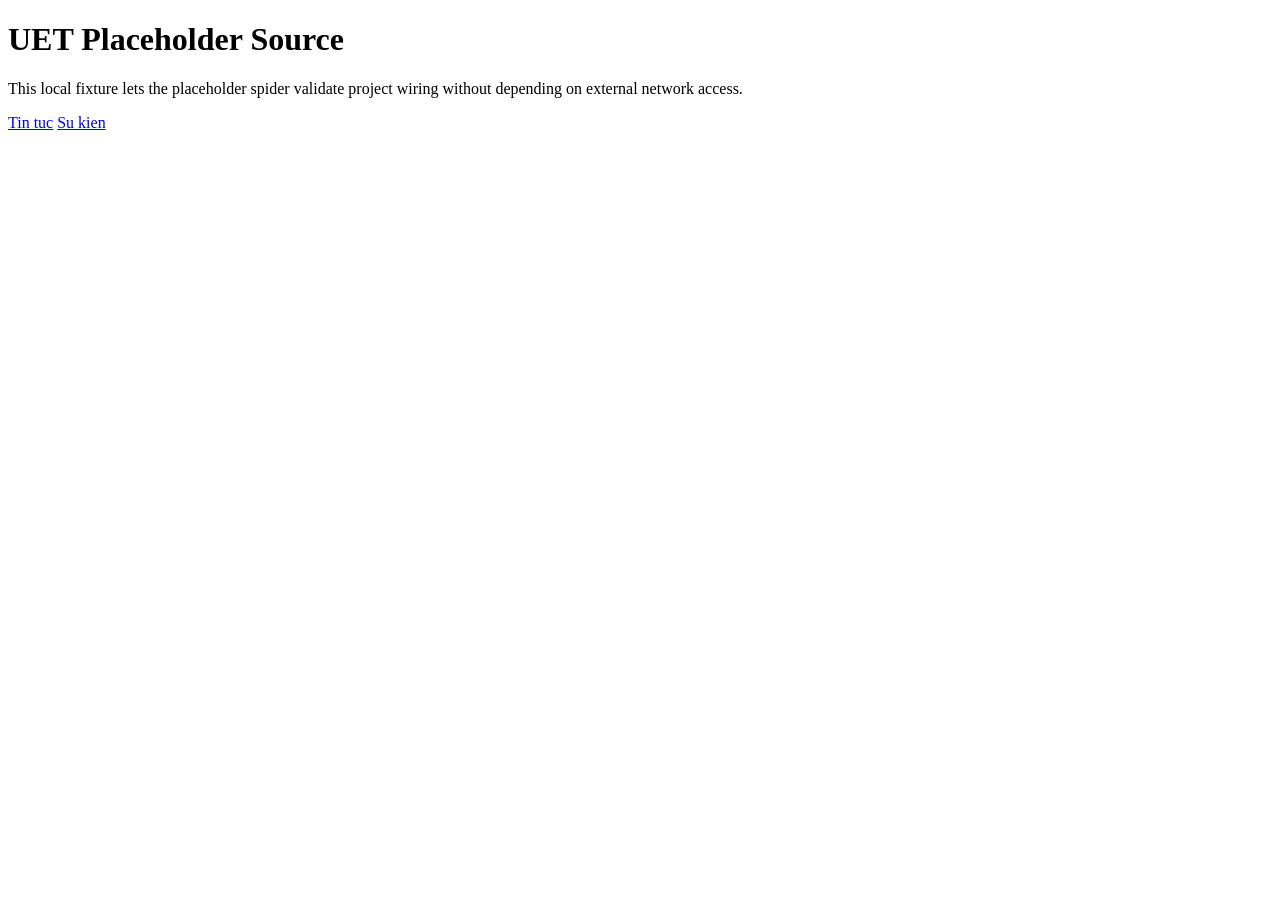
<file: data-ingestion/crawler/fixtures/placeholder_source.html>
<!doctype html>
<html lang="vi">
  <head>
    <meta charset="utf-8" />
    <title>UET Placeholder Source</title>
  </head>
  <body>
    <main>
      <h1>UET Placeholder Source</h1>
      <p>
        This local fixture lets the placeholder spider validate project wiring
        without depending on external network access.
      </p>
      <a href="https://uet.vnu.edu.vn/category/tin-tuc/">Tin tuc</a>
      <a href="https://uet.vnu.edu.vn/events/">Su kien</a>
    </main>
  </body>
</html>
</file>
<file: benchmarks/explain_files/libs/quarto-html/tippy.css>
.tippy-box[data-animation=fade][data-state=hidden]{opacity:0}[data-tippy-root]{max-width:calc(100vw - 10px)}.tippy-box{position:relative;background-color:#333;color:#fff;border-radius:4px;font-size:14px;line-height:1.4;white-space:normal;outline:0;transition-property:transform,visibility,opacity}.tippy-box[data-placement^=top]>.tippy-arrow{bottom:0}.tippy-box[data-placement^=top]>.tippy-arrow:before{bottom:-7px;left:0;border-width:8px 8px 0;border-top-color:initial;transform-origin:center top}.tippy-box[data-placement^=bottom]>.tippy-arrow{top:0}.tippy-box[data-placement^=bottom]>.tippy-arrow:before{top:-7px;left:0;border-width:0 8px 8px;border-bottom-color:initial;transform-origin:center bottom}.tippy-box[data-placement^=left]>.tippy-arrow{right:0}.tippy-box[data-placement^=left]>.tippy-arrow:before{border-width:8px 0 8px 8px;border-left-color:initial;right:-7px;transform-origin:center left}.tippy-box[data-placement^=right]>.tippy-arrow{left:0}.tippy-box[data-placement^=right]>.tippy-arrow:before{left:-7px;border-width:8px 8px 8px 0;border-right-color:initial;transform-origin:center right}.tippy-box[data-inertia][data-state=visible]{transition-timing-function:cubic-bezier(.54,1.5,.38,1.11)}.tippy-arrow{width:16px;height:16px;color:#333}.tippy-arrow:before{content:"";position:absolute;border-color:transparent;border-style:solid}.tippy-content{position:relative;padding:5px 9px;z-index:1}
</file>
<file: benchmarks/explain_files/libs/quarto-html/quarto-syntax-highlighting-ed96de9b727972fe78a7b5d16c58bf87.css>
/* quarto syntax highlight colors */
:root {
  --quarto-hl-ot-color: #003B4F;
  --quarto-hl-at-color: #657422;
  --quarto-hl-ss-color: #20794D;
  --quarto-hl-an-color: #5E5E5E;
  --quarto-hl-fu-color: #4758AB;
  --quarto-hl-st-color: #20794D;
  --quarto-hl-cf-color: #003B4F;
  --quarto-hl-op-color: #5E5E5E;
  --quarto-hl-er-color: #AD0000;
  --quarto-hl-bn-color: #AD0000;
  --quarto-hl-al-color: #AD0000;
  --quarto-hl-va-color: #111111;
  --quarto-hl-bu-color: inherit;
  --quarto-hl-ex-color: inherit;
  --quarto-hl-pp-color: #AD0000;
  --quarto-hl-in-color: #5E5E5E;
  --quarto-hl-vs-color: #20794D;
  --quarto-hl-wa-color: #5E5E5E;
  --quarto-hl-do-color: #5E5E5E;
  --quarto-hl-im-color: #00769E;
  --quarto-hl-ch-color: #20794D;
  --quarto-hl-dt-color: #AD0000;
  --quarto-hl-fl-color: #AD0000;
  --quarto-hl-co-color: #5E5E5E;
  --quarto-hl-cv-color: #5E5E5E;
  --quarto-hl-cn-color: #8f5902;
  --quarto-hl-sc-color: #5E5E5E;
  --quarto-hl-dv-color: #AD0000;
  --quarto-hl-kw-color: #003B4F;
}

/* other quarto variables */
:root {
  --quarto-font-monospace: SFMono-Regular, Menlo, Monaco, Consolas, "Liberation Mono", "Courier New", monospace;
}

/* syntax highlight based on Pandoc's rules */
pre > code.sourceCode > span {
  color: #003B4F;
}

code.sourceCode > span {
  color: #003B4F;
}

div.sourceCode,
div.sourceCode pre.sourceCode {
  color: #003B4F;
}

/* Normal */
code span {
  color: #003B4F;
}

/* Alert */
code span.al {
  color: #AD0000;
  font-style: inherit;
}

/* Annotation */
code span.an {
  color: #5E5E5E;
  font-style: inherit;
}

/* Attribute */
code span.at {
  color: #657422;
  font-style: inherit;
}

/* BaseN */
code span.bn {
  color: #AD0000;
  font-style: inherit;
}

/* BuiltIn */
code span.bu {
  font-style: inherit;
}

/* ControlFlow */
code span.cf {
  color: #003B4F;
  font-weight: bold;
  font-style: inherit;
}

/* Char */
code span.ch {
  color: #20794D;
  font-style: inherit;
}

/* Constant */
code span.cn {
  color: #8f5902;
  font-style: inherit;
}

/* Comment */
code span.co {
  color: #5E5E5E;
  font-style: inherit;
}

/* CommentVar */
code span.cv {
  color: #5E5E5E;
  font-style: italic;
}

/* Documentation */
code span.do {
  color: #5E5E5E;
  font-style: italic;
}

/* DataType */
code span.dt {
  color: #AD0000;
  font-style: inherit;
}

/* DecVal */
code span.dv {
  color: #AD0000;
  font-style: inherit;
}

/* Error */
code span.er {
  color: #AD0000;
  font-style: inherit;
}

/* Extension */
code span.ex {
  font-style: inherit;
}

/* Float */
code span.fl {
  color: #AD0000;
  font-style: inherit;
}

/* Function */
code span.fu {
  color: #4758AB;
  font-style: inherit;
}

/* Import */
code span.im {
  color: #00769E;
  font-style: inherit;
}

/* Information */
code span.in {
  color: #5E5E5E;
  font-style: inherit;
}

/* Keyword */
code span.kw {
  color: #003B4F;
  font-weight: bold;
  font-style: inherit;
}

/* Operator */
code span.op {
  color: #5E5E5E;
  font-style: inherit;
}

/* Other */
code span.ot {
  color: #003B4F;
  font-style: inherit;
}

/* Preprocessor */
code span.pp {
  color: #AD0000;
  font-style: inherit;
}

/* SpecialChar */
code span.sc {
  color: #5E5E5E;
  font-style: inherit;
}

/* SpecialString */
code span.ss {
  color: #20794D;
  font-style: inherit;
}

/* String */
code span.st {
  color: #20794D;
  font-style: inherit;
}

/* Variable */
code span.va {
  color: #111111;
  font-style: inherit;
}

/* VerbatimString */
code span.vs {
  color: #20794D;
  font-style: inherit;
}

/* Warning */
code span.wa {
  color: #5E5E5E;
  font-style: italic;
}

.prevent-inlining {
  content: "</";
}

/*# sourceMappingURL=0920dd6d7437995b8cdf7429764427b1.css.map */
</file>
